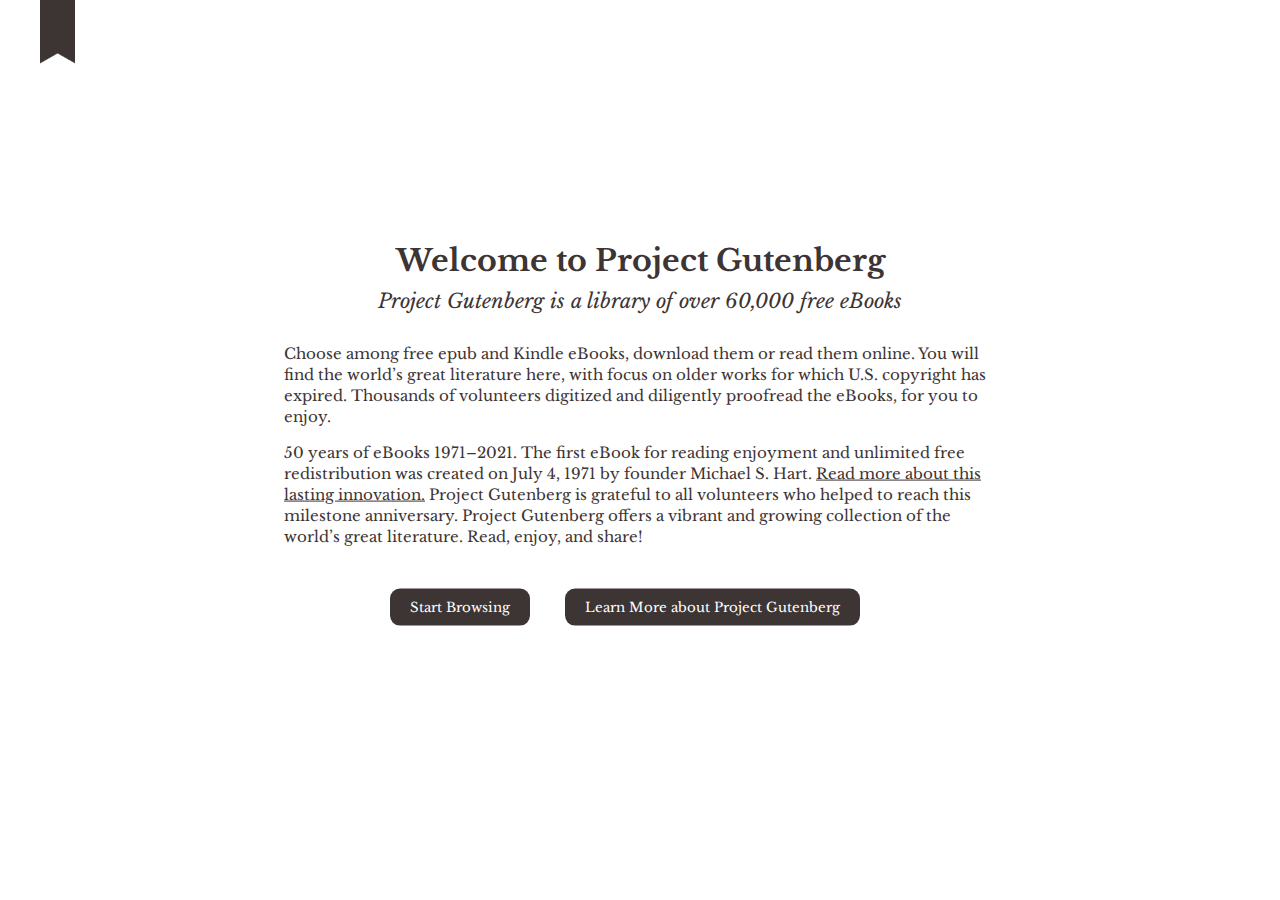
<file: index.html>
<html lang="en">
<head>
    <meta charset="UTF-8">
    <meta http-equiv="X-UA-Compatible" content="IE=edge">
    <meta name="viewport" content="width=device-width, initial-scale=1.0">
    <title>PG Redesign - Home</title>
    <link rel="stylesheet" type="text/css" href="style.css">
    <link rel="preconnect" href="https://fonts.googleapis.com">
    <link rel="preconnect" href="https://fonts.gstatic.com" crossorigin>
    <link href="https://fonts.googleapis.com/css2?family=Libre+Baskerville:ital,wght@0,400;0,700;1,400&display=swap" rel="stylesheet">  
</head>
<body>
    <nav>
        
        
        <div class="nav-bar">

            <div class="marker-container">
                <img class="page-marker" src="images/pagemarker-05.png">
            </div>
             
            <a href="index.html"><div id="logo">Project Gutenberg</div></a>

            <ul id = "nav-list">
                <a href="bookshelves.html"><li>Bookshelves</li></a>
                <li id="about">About</li>
                <div id="about-content">
                    <li>Collection Development</li>
                    <li>Contact Us</li>
                    <li>History & Philosophy</li>
                    <li>Permissions & Licence</li>
                </div>
                <li>FAQ</li> 
                <a href="pride-and-prejudice.html"><li>Your Lists</li> </a>
                <li>Donate</li>
                <input type="text" name="search" placeholder="What can we help you find?" class="search-field">
                <li class="search-button"><img class="search-icon" src="images/search-icon.svg"></li>
            </ul>
            
        </div>
    </nav>

    <div class="grid-wrapper">

        <div class="main-text">
            <h1>Welcome to Project Gutenberg</h1>
            <h2>Project Gutenberg is a library of over 60,000 free eBooks</h2>
            <p>Choose among free epub and Kindle eBooks, download them or read them online. You will find the world’s great literature here, with focus on older works for which U.S. copyright has expired. Thousands of volunteers digitized and diligently proofread the eBooks, for you to enjoy.</p>
            <p>50 years of eBooks 1971&ndash;2021. The first eBook for reading enjoyment and unlimited free redistribution was created on July 4, 1971 by founder Michael S. Hart. <a href="https://www.gutenberg.org/about/background/50years.html">Read more about this lasting innovation.</a> Project Gutenberg is grateful to all volunteers who helped to reach this milestone anniversary. Project Gutenberg offers a vibrant and growing collection of the world’s great literature. Read, enjoy, and share!</p>
    
            <a href="bookshelves.html"><button>Start Browsing</button></a>
            <a href="https://www.gutenberg.org/about/background/" target="_blank"><button>Learn More about Project Gutenberg</button></a>
    
        </div>
    

    </div>
    

<script src="https://code.jquery.com/jquery-3.6.0.min.js" integrity="sha256-/xUj+3OJU5yExlq6GSYGSHk7tPXikynS7ogEvDej/m4=" crossorigin="anonymous"></script>
<script src="script.js"></script>

</body>
</html>

<!-- References 

CSS Selector Syntax
    https://www.w3schools.com/cssref/css_selectors.asp

Expandable Search Bar
    https://www.w3schools.com/howto/howto_css_animated_search.asp

drop down menu
    https://www.w3schools.com/css/css_dropdowns.asp

Selecting scroll event in JQuery
    https://stackoverflow.com/questions/20737937/detect-if-a-scroll-event-is-triggered-manually-in-jquery

CSS Variables
    https://developer.mozilla.org/en-US/docs/Web/CSS/Using_CSS_custom_properties

CSS clamp for variable line height based on viewport
    https://developer.mozilla.org/en-US/docs/Web/CSS/clamp()

CSS Grids
    https://css-tricks.com/snippets/css/complete-guide-grid/
    https://www.codecademy.com/learn/learn-intermediate-css/modules/learn-css-grid/cheatsheet
    https://developer.mozilla.org/en-US/docs/Web/CSS/CSS_Grid_Layout/Subgrid

CSS Flexbot
    https://developer.mozilla.org/en-US/docs/Web/CSS/CSS_Flexible_Box_Layout/Basic_Concepts_of_Flexbox
    https://developer.mozilla.org/en-US/docs/Web/CSS/flex

Sticky Elements
    https://elad.medium.com/css-position-sticky-how-it-really-works-54cd01dc2d46
    https://stackoverflow.com/questions/46655386/when-css-position-sticky-stops-sticking

jQuery
    https://www.w3schools.com/jquery/jquery_css.asp














-->
</file>
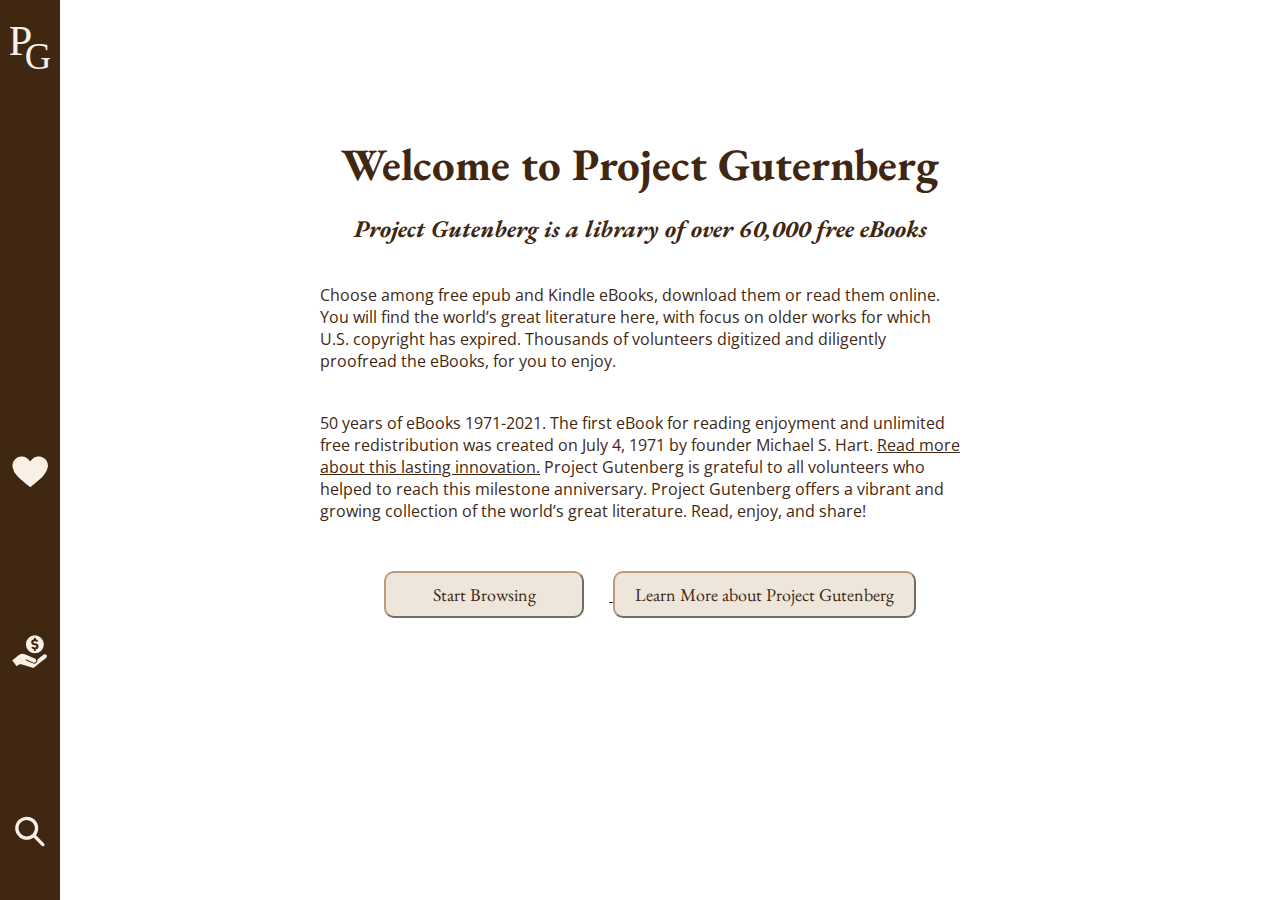
<file: OLD/index.html>
<html lang="en">
<head>
    <meta charset="UTF-8">
    <meta http-equiv="X-UA-Compatible" content="IE=edge">
    <meta name="viewport" content="width=device-width, initial-scale=1.0">
    <title>Project Gutenburg Redesign</title>
    <link rel="stylesheet" type="text/css" href="style.css">
    <link rel="preconnect" href="https://fonts.googleapis.com">
    <link rel="preconnect" href="https://fonts.gstatic.com" crossorigin>
    <link href="https://fonts.googleapis.com/css2?family=EB+Garamond:ital@0;1&family=Open+Sans:wght@300;400;800&display=swap" rel="stylesheet">
</head>
<body>
    <nav>
        <a href="index.html"><img src="images/logo-icon-linen.svg" class="logo"></a>
        <img src="images/heart-icon-linen.svg" class="heart-icon">
        <img src="images/donate-icon-linen.svg" class="donate-icon">
        <img src ="images/search-icon-linen.svg" class="search-icon">
        <ul class=sidebar>
            <a href="bookshelves.html"><li>Browse Bookshelves</li> </a>
            <li class=" side-li about">About</li><br>
            <h5>Collection Development</h5>
            <h5>Contact Us</h5>
            <h5>History & Philosophy</h5>
            <h5>Permissions & Licence</h5>
            <li class="side-li">FAQ</li> 
            <li class="side-li">Your Favourites</li> 
            <li class="side-li">Donate</li>
        </ul>
        
    </nav>

    
        <h1>Welcome to Project Guternberg</h1>
        <h2>Project Gutenberg is a library of over 60,000 free eBooks</h2>
        <h6>Choose among free epub and Kindle eBooks, download them or read them online. You will find the world’s great literature here, with focus on older works for which U.S. copyright has expired. Thousands of volunteers digitized and diligently proofread the eBooks, for you to enjoy.</h6>
        <h6>50 years of eBooks 1971-2021. The first eBook for reading enjoyment and unlimited free redistribution was created on July 4, 1971 by founder Michael S. Hart. <a href="https://www.gutenberg.org/about/background/50years.html">Read more about this lasting innovation.</a> Project Gutenberg is grateful to all volunteers who helped to reach this milestone anniversary. Project Gutenberg offers a vibrant and growing collection of the world’s great literature. Read, enjoy, and share!</h6>
    
        <a href="bookshelves.html">
            <button class="button-1">Start Browsing</button>
        </a>
        <a href="https://www.gutenberg.org/about/background/"><button class= "button-2">Learn More about Project Gutenberg</button></a>
    
    
    <script src="https://ajax.googleapis.com/ajax/libs/jquery/3.6.0/jquery.min.js"></script>
    <script src="script.js"></script>
</body>
</html>
</file>
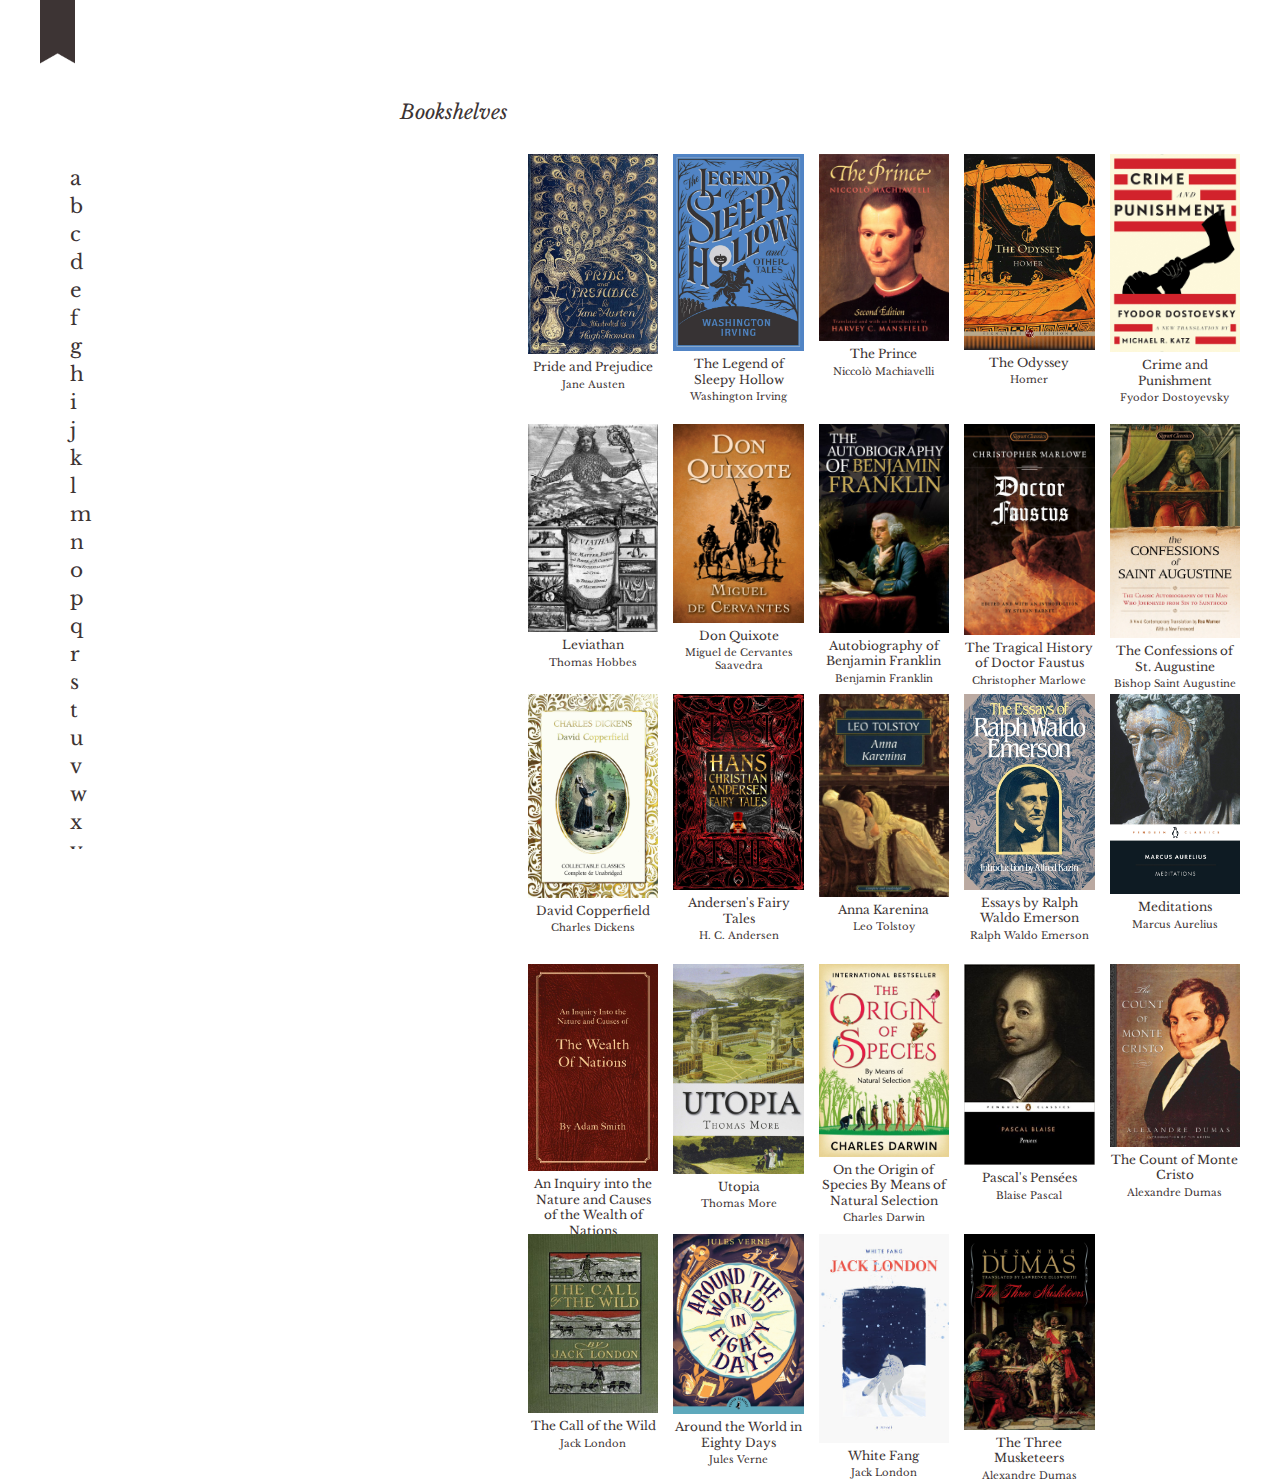
<file: bookshelves.html>
<html lang="en">
<head>
    <meta charset="UTF-8">
    <meta http-equiv="X-UA-Compatible" content="IE=edge">
    <meta name="viewport" content="width=device-width, initial-scale=1.0">
    <title>PG Redesign - Home</title>
    <link rel="stylesheet" type="text/css" href="style.css">
    <link rel="preconnect" href="https://fonts.googleapis.com">
    <link rel="preconnect" href="https://fonts.gstatic.com" crossorigin>
    <link href="https://fonts.googleapis.com/css2?family=Libre+Baskerville:ital,wght@0,400;0,700;1,400&display=swap" rel="stylesheet">  
</head>
<body>
    <nav>
        
        
        <div class="nav-bar">

            <div class="marker-container">
                <img class="page-marker" src="images/pagemarker-05.png">
            </div>
             
            <a href="index.html"><div id="logo">Project Gutenberg</div></a>

            <ul id = "nav-list">
                <a href="bookshelves.html"><li>Bookshelves</li></a>
                <li id="about">About</li>
                <div id="about-content">
                    <li>Collection Development</li>
                    <li>Contact Us</li>
                    <li>History & Philosophy</li>
                    <li>Permissions & Licence</li>
                </div>
                <li>FAQ</li> 
                <a href="pride-and-prejudice.html"><li>Your Lists</li> </a>
                <li>Donate</li>
                <input type="text" name="search" placeholder="What can we help you find?" class="search-field">
                <li class="search-button"><img class="search-icon" src="images/search-icon.svg"></li>            </ul>
            
        </div>
    </nav>

    <div class="grid-wrapper">

        
    <h2 class="subhead">Bookshelves</h2>
    <div class="shelf-list">
        <p class= "letter A">A</p>
        <ul class="list">
            <li class="category adventure">Adventure</li>
            <li class="category">Africa</li>
            <li class="category">African American Writers</li>
            <li class="category">Ainslee's</li>
            <li class="category">American Revolutionary War</li>
            <li class="category">Anarchism</li>
            <li class="category">Animal</li>
            <li class="category">Animals-Domestic</li>
            <li class="category">Animals-Wild-Birds</li>
            <li class="category">Animals-Wild-Insects</li>
            <li class="category">Animals-Wild-Mammals</li>
            <li class="category">Animals-Wild-Reptiles and Amphibians</li>
            <li class="category">Animals-Wild-Trapping</li>
            <li class="category">Animals-Wild</li>
            <li class="category">Anthropology</li>
            <li class="category">Archaeology</li>
            <li class="category">Architecture</li>
            <li class="category">Argentina</li>
            <li class="category">Armour's Monthly Cook Book</li>
            <li class="category">Art</li>
            <li class="category">Arthurian Legends</li>
            <li class="category">Astounding Stories</li>
            <li class="category">Astronomy</li>
            <li class="category">Atheism</li>
            <li class="category">Australia</li>
        </ul>

        <p class= "letter B">B</p>
        <ul class="list">
            <li class="category">Bahá'í Faith</li>
            <li class="category">Banned Books List from the American Library Association</li>
            <li class="category">Banned Books from Anne Haight's list</li>
            <li class="category">Barnavännen</li>
            <li class="category">Bestsellers, American, 1895-1923</li>
            <li class="category">Best Books Ever Listings</li>
            <li class="category">Bibliomania</li>
            <li class="category">Biographies</li>
            <li class="category">Biology</li>
            <li class="category">Bird-Lore</li>
            <li class="category">Birds, Illustrated by Color Photography</li>
            <li class="category">Blackwood's Edinburgh Magazine</li>
            <li class="category">Boer War</li>
            <li class="category">Botany</li>
            <li class="category">British Law</li>
            <li class="category">Buchanan's Journal of Man</li>
            <li class="category">Buddhism</li>
            <li class="category">Bulgaria</li>
            <li class="category">Bulletin de Lille</li>
        </ul>


        <p class= "letter C">C</p>
        <ul class="list">
            <li class="category">Canada Bookshelf</li>
            <li class="category">Children's Bookshelf</li>
            <li class="category">Classics Bookshelf</li>
            <li class="category">Countries Bookshelf</li>
            <li class="category">Crime Bookshelf</li>
        </ul>

        <p class= "letter D">D</p>
        <ul class="list">
            <li class="category">DE Drama</li>
            <li class="category">DE Kinderbuch</li>
            <li class="category">DE Lyrik</li>
            <li class="category">DE Prosa</li>
            <li class="category">DE Sachbuch</li>
            <li class="category">Detective Fiction</li>
            <li class="category">Dew Drops</li>
            <li class="category">De Aarde en haar Volken</li>
            <li class="category">Donahoe's Magazine</li>
        </ul>

        
        <p class= "letter E">E</p>
        <ul class="list">
            <li class="category">Early English Text Society</li>
            <li class="category">Ecology</li>
            <li class="category">Education</li>
            <li class="category">Egypt</li>
            <li class="category">Engineering</li>
            <li class="category">English Civil War</li>
            <li class="category">Erotic Fiction</li>
            <li class="category">Esperanto</li>
        </ul>

        <p class= "letter F">F</p>
        <ul class="list">
            <li class="category">Fiction</li>
            <li class="category">Fine Arts</li>
            <li class="category">Famous Scots Series</li>
            <li class="category">Fantasy</li>
            <li class="category">Folklore</li>
            <li class="category">Forestry</li>
            <li class="category">France</li>
        </ul>

        <p class= "letter G">G</p>
        <ul class="list">
            <li class="category">Garden and Forest</li>
            <li class="category">General Fiction</li>
            <li class="category">Geology</li>
            <li class="category">Germany</li>
            <li class="category">German Language Books</li>
            <li class="category">Godey's Lady's Book</li>
            <li class="category">Golden Days for Boys and Girls</li>
            <li class="category">Gothic Fiction</li>
            <li class="category">Graham's Magazine</li>
            <li class="category">Greece</li>
        </ul>

        <p class= "letter H">H</p>
        <p class= "letter I">I</p>
        <p class= "letter J">J</p>
        <ul class="list">
            <li class="category">Judaism</li>
            <li class="category">Journal of Entomology and Zoology</li>
        </ul>
        <p class= "letter K">K</p>
        <p class= "letter L">L</p>
        <ul class="list">
            <li class="category">L'Illustration</li>
            <li class="category">Language Education</li>
            <li class="category">Latter Day Saints</li>
            <li class="category">Lippincott's Magazine</li>
            <li class="category">Little Folks</li>
            <li class="category">London Medical Gazette</li>
            <li class="category">Love</li>
        </ul>

        <p class= "letter M">M</p>
        <p class= "letter N">N</p>
        <p class= "letter O">O</p>
        <ul class="list">
            <li class="category">One Act Plays</li>
            <li class="category">Opera</li>
            <li class="category">Our Young Folks</li>
        </ul>

        <p class= "letter P">P</p>
        <p class= "letter Q">Q</p>
        <p class= "letter R">R</p>
        <ul class="list">
            <li class="category">Racism</li>
            <li class="category">Reference</li>
            <li class="category">Romantic Fiction</li>
        </ul>

        <p class= "letter S">S</p>
        <p class= "letter T">T</p>
        <p class= "letter U">U</p>
        <ul class="list">
            <li class="category">US Civil War</li>
            <li class="category">United Kingdom</li>
            <li class="category">United States</li>
            <li class="category">United States Law</li>
        </ul>

        <p class= "letter V">V</p>
        <p class= "letter W">W</p>
        <ul class="list">
            <li class="category">Western</li>
            <li class="category">Witchcraft</li>
            <li class="category">Women's Travel Journals</li>
            <li class="category">Woodwork</li>
            <li class="category">World War I</li>
            <li class="category">World War II</li>
        </ul>

        <p class= "letter X">X</p>
        <p class= "letter Y">Y</p>
        <p class= "letter Z">Z</p>
        <ul class="list">
            <li class="category">Zoology</li>
            
        </ul>

    </div>
    <div class="books-container">

        
        <div class="book-wrap">
            <a href="pride-and-prejudice.html" target="blank">
            <img class="book" src="images/book-covers/cover01-pride.jpeg">
            <h4>Pride and Prejudice</h4>
            <h5>Jane Austen</h5>  
            </a>     
        </div>
        
        <div class="book-wrap">
            <img class="book" src="images/book-covers/cover02-sleepy.jpeg">
            <h4>The Legend of Sleepy Hollow</h4>
            <h5>Washington Irving</h5>       
        </div>
        <div class="book-wrap">
            <img class="book" src="images/book-covers/cover03-prince.jpeg">
            <h4>The Prince</h4>
            <h5>Niccolò Machiavelli</h5>       
        </div>
        <div class="book-wrap">
            <img class="book" src="images/book-covers/cover04-odyssey.jpeg">
            <h4>The Odyssey</h4>
            <h5>Homer</h5>       
        </div>
        <div class="book-wrap">
            <img class="book" src="images/book-covers/cover05-crime.jpeg">
            <h4>Crime and Punishment</h4>
            <h5>Fyodor Dostoyevsky</h5>       
        </div>
        <div class="book-wrap">
            <img class="book" src="images/book-covers/cover06-leviathan.jpeg">
            <h4>Leviathan</h4>
            <h5>Thomas Hobbes</h5>       
        </div>
        <div class="book-wrap">
            <img class="book" src="images/book-covers/cover07-don.jpeg">
            <h4>Don Quixote</h4>
            <h5>Miguel de Cervantes Saavedra</h5>       
        </div>
        <div class="book-wrap">
            <img class="book" src="images/book-covers/cover08-benfranklin.jpeg">
            <h4>Autobiography of Benjamin Franklin</h4>
            <h5>Benjamin Franklin</h5>       
        </div>
        <div class="book-wrap">
            <img class="book" src="images/book-covers/cover09-doctor.jpeg">
            <h4>The Tragical History of Doctor Faustus</h4>
            <h5>Christopher Marlowe</h5>       
        </div>
        <div class="book-wrap">
            <img class="book" src="images/book-covers/cover10-confession.jpeg">
            <h4>The Confessions of St. Augustine</h4>
            <h5>Bishop Saint Augustine</h5>       
        </div>
        <div class="book-wrap">
            <img class="book" src="images/book-covers/cover11-copperfield.jpeg">
            <h4>David Copperfield</h4>
            <h5>Charles Dickens</h5>       
        </div>
        <div class="book-wrap">
            <img class="book" src="images/book-covers/cover12-hans.jpeg">
            <h4>Andersen's Fairy Tales</h4>
            <h5>H. C. Andersen</h5>       
        </div>
        <div class="book-wrap">
            <img class="book" src="images/book-covers/cover13-karenina.jpeg">
            <h4>Anna Karenina</h4>
            <h5>Leo Tolstoy</h5>       
        </div>
        <div class="book-wrap">
            <img class="book" src="images/book-covers/cover14-ralph.jpeg">
            <h4>Essays by Ralph Waldo Emerson</h4>
            <h5>Ralph Waldo Emerson</h5>       
        </div>
        <div class="book-wrap">
            <img class="book" src="images/book-covers/cover15-meditations.jpeg">
            <h4>Meditations</h4>
            <h5>Marcus Aurelius</h5>       
        </div>
        <div class="book-wrap">
            <img class="book" src="images/book-covers/cover16-inquirywealth.jpeg">
            <h4>An Inquiry into the Nature and Causes of the Wealth of Nations</h4>
            <h5>Adam Smith</h5>       
        </div>
        <div class="book-wrap">
            <img class="book" src="images/book-covers/cover17-utopia.jpeg">
            <h4>Utopia</h4>
            <h5>Thomas More</h5>       
        </div>
        <div class="book-wrap">
            <img class="book" src="images/book-covers/cover18-originspecies.jpeg">
            <h4>On the Origin of Species By Means of Natural Selection</h4>
            <h5>Charles Darwin</h5>       
        </div>
        <div class="book-wrap">
            <img class="book" src="images/book-covers/cover19-pensees.jpeg">
            <h4>Pascal's Pensées</h4>
            <h5>Blaise Pascal</h5>       
        </div>
        <div class="book-wrap adventure">
            <img class="book" src="images/book-covers/adventure01-montecris.jpeg">
            <h4>The Count of Monte Cristo</h4>
            <h5>Alexandre Dumas</h5>       
        </div>
        <div class="book-wrap adventure">
            <img class="book" src="images/book-covers/adventure02-callwind.jpeg">
            <h4>The Call of the Wild</h4>
            <h5>Jack London</h5>       
        </div>
        <div class="book-wrap adventure">
            <img class="book" src="images/book-covers/adventure03-aroundworld.jpeg">
            <h4>Around the World in Eighty Days</h4>
            <h5>Jules Verne</h5>       
        </div>
        <div class="book-wrap adventure">
            <img class="book" src="images/book-covers/adventure04-fang.jpeg">
            <h4>White Fang</h4>
            <h5>Jack London</h5>       
        </div>
        <div class="book-wrap adventure">
            <img class="book" src="images/book-covers/adventure05-musketeers.jpeg">
            <h4>The Three Musketeers</h4>
            <h5>Alexandre Dumas</h5>       
        </div>

    </div>

    </div>
    

<script src="https://code.jquery.com/jquery-3.6.0.min.js" integrity="sha256-/xUj+3OJU5yExlq6GSYGSHk7tPXikynS7ogEvDej/m4=" crossorigin="anonymous"></script>
<script src="script.js"></script>

</body>
</html>
</file>
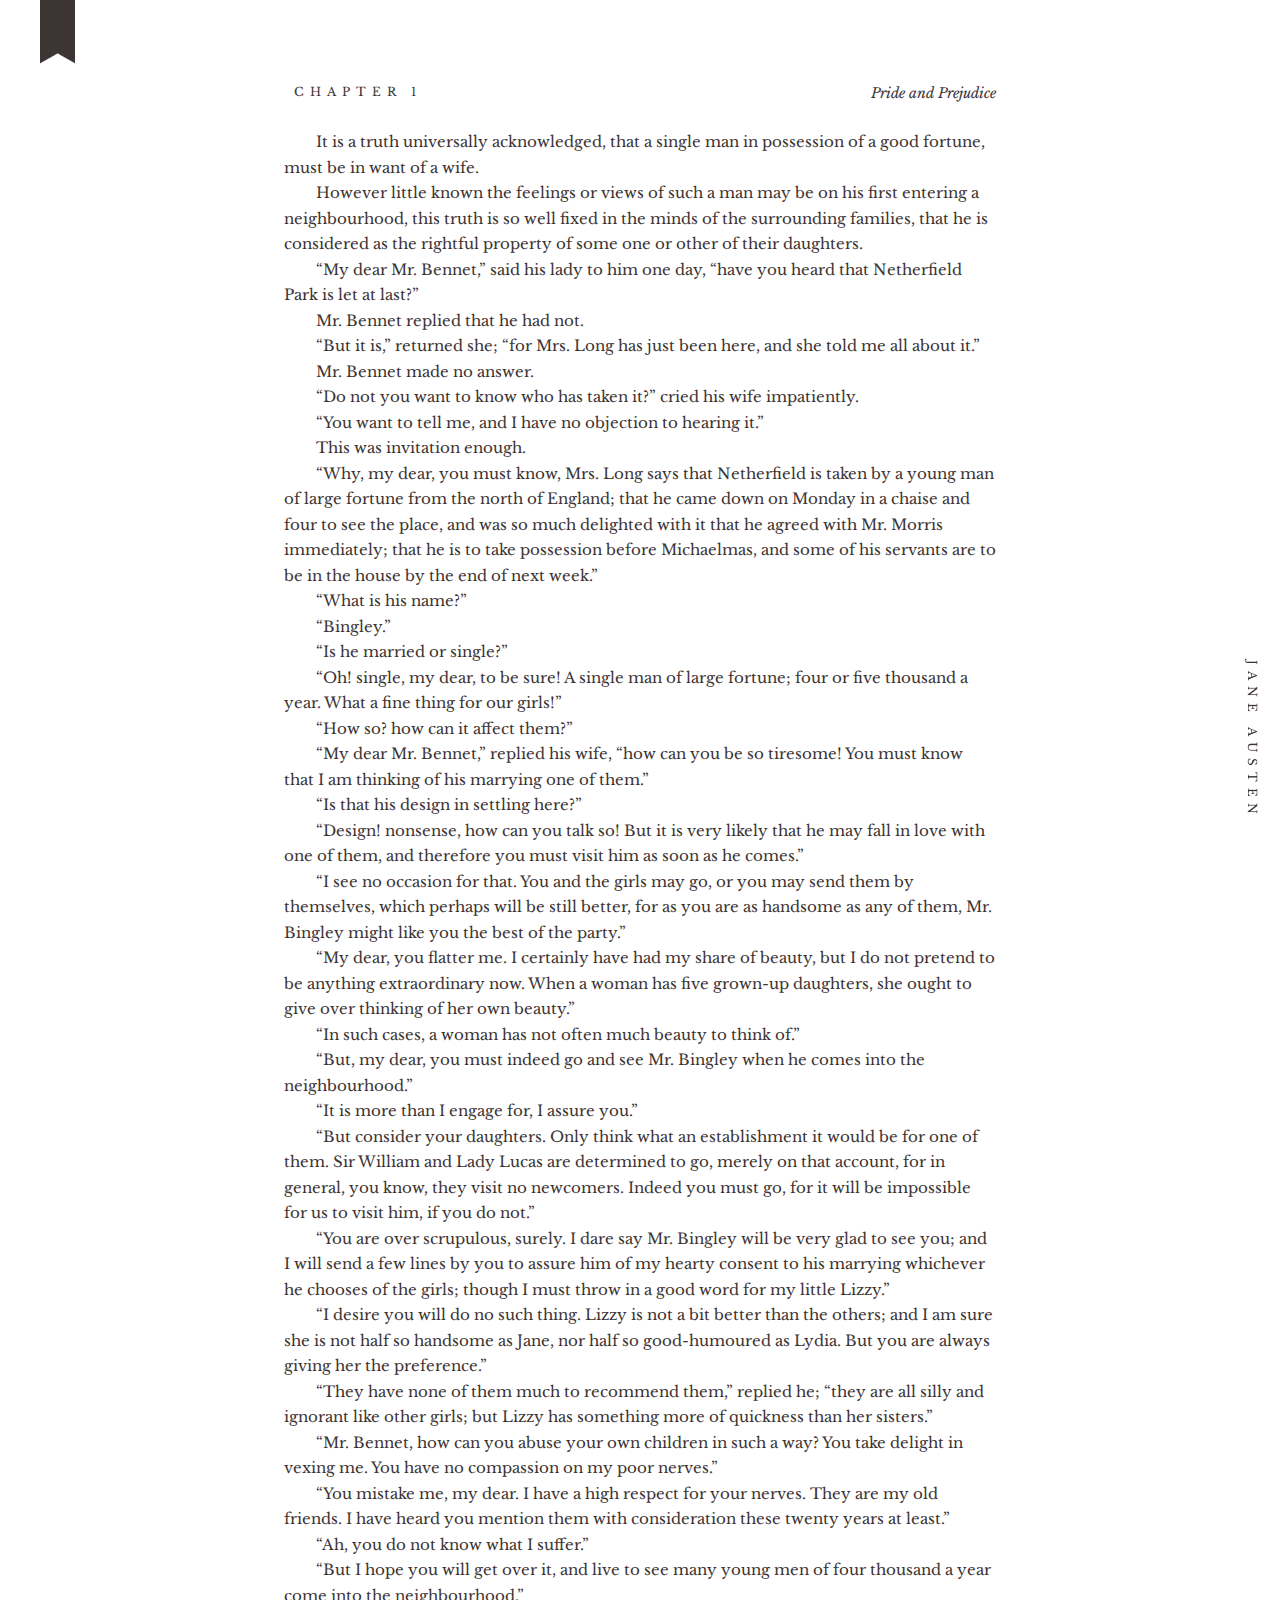
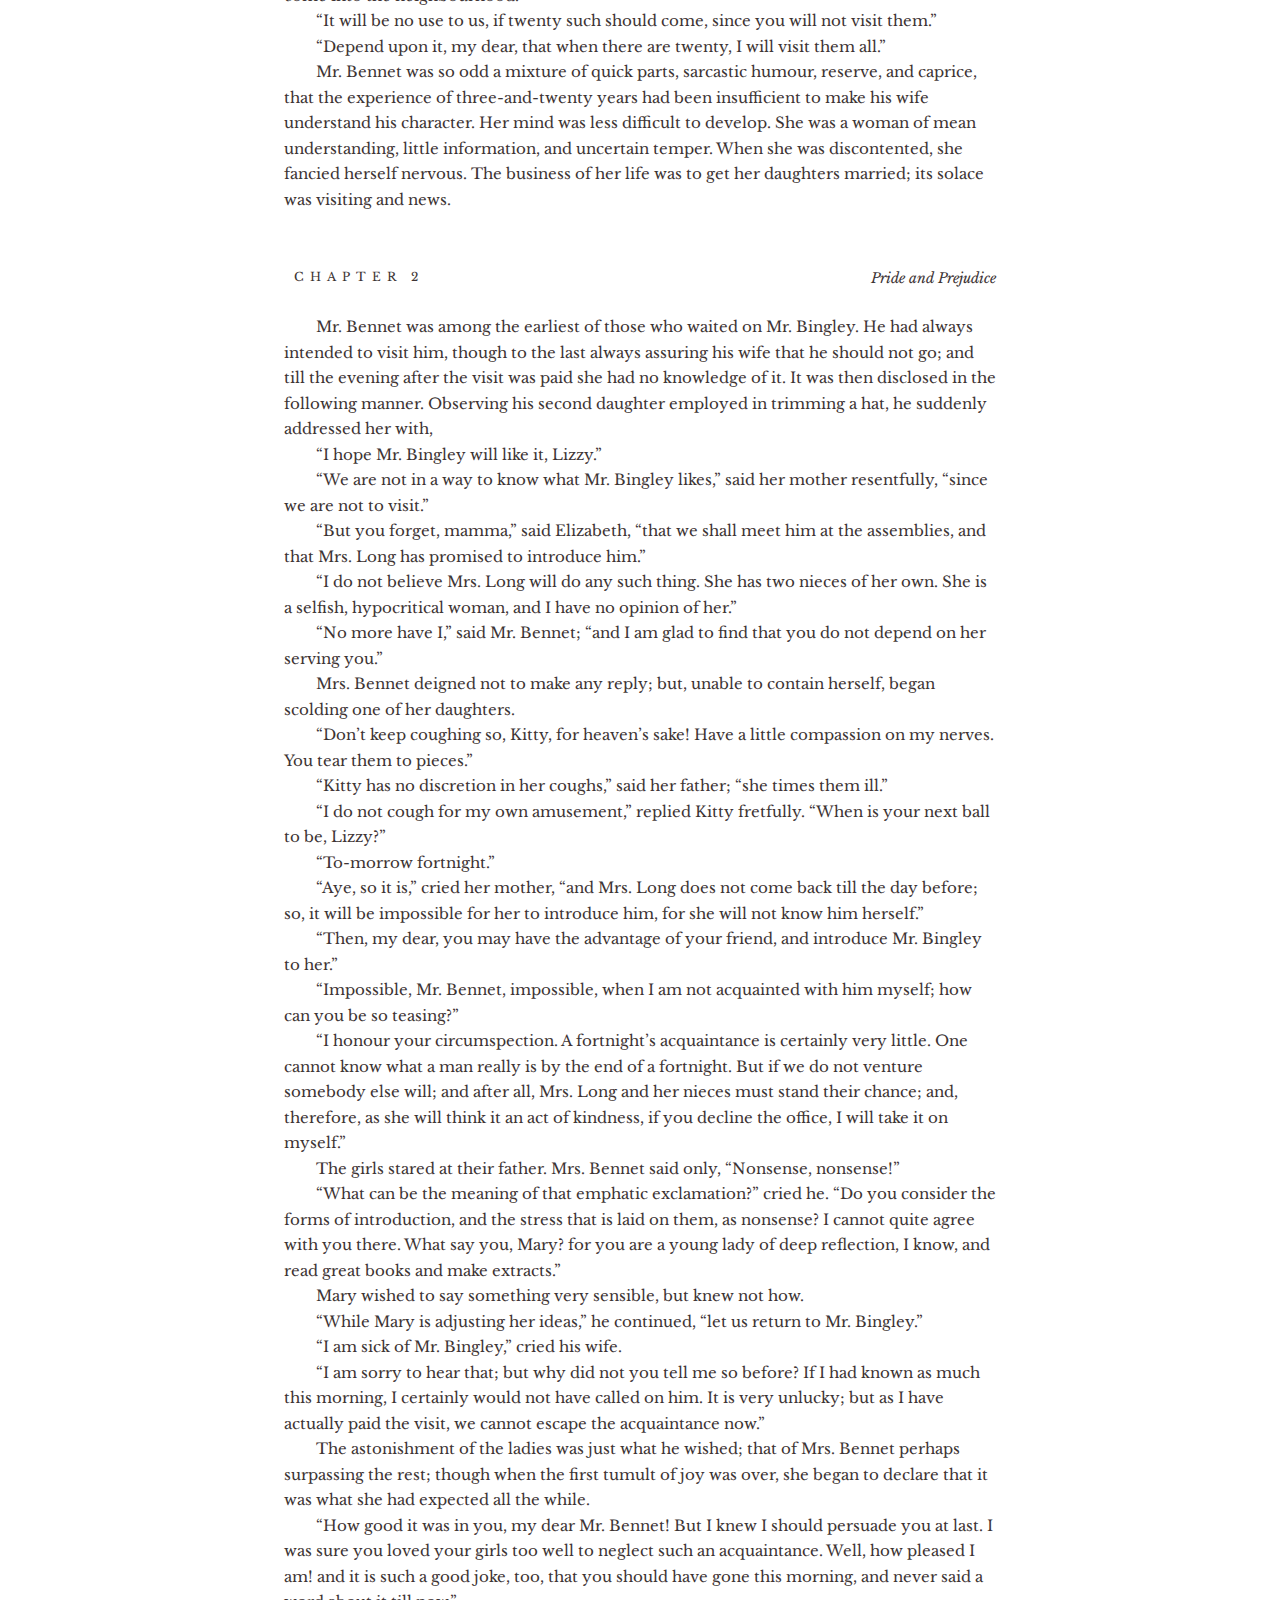
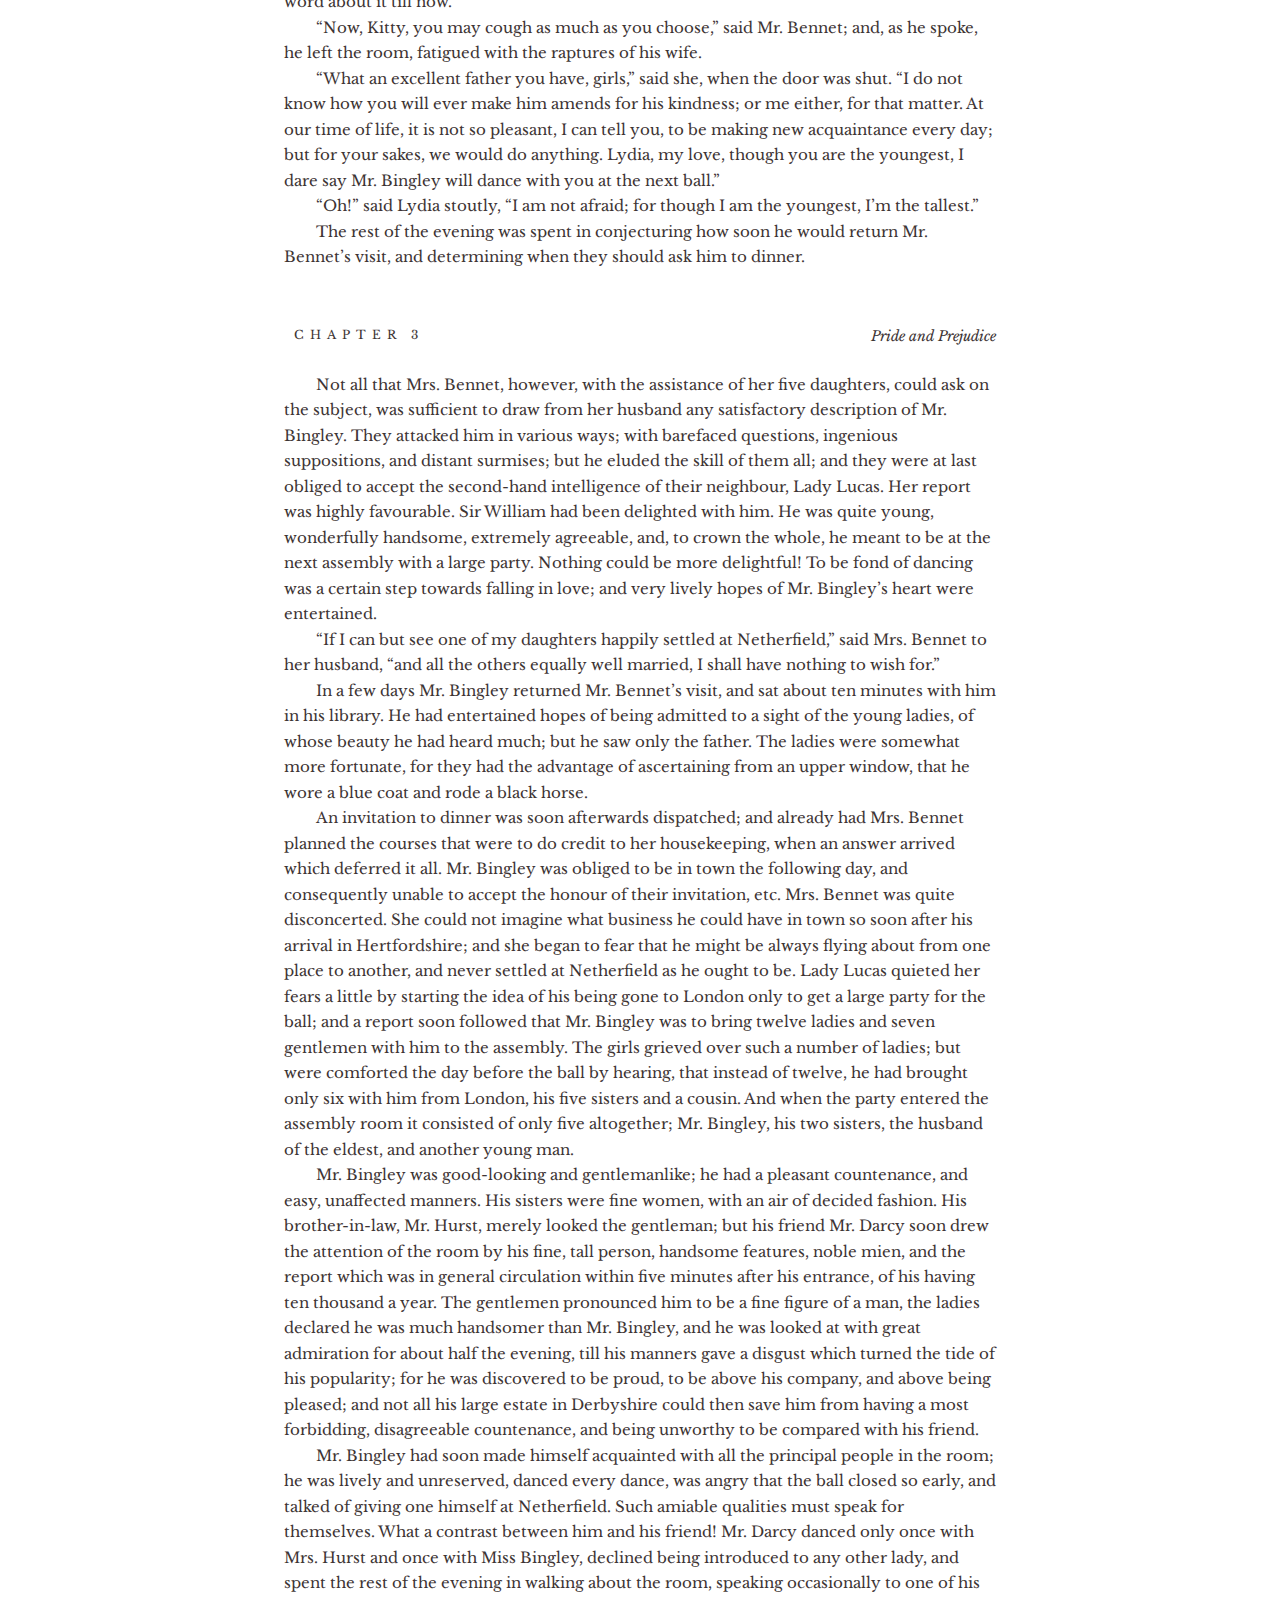
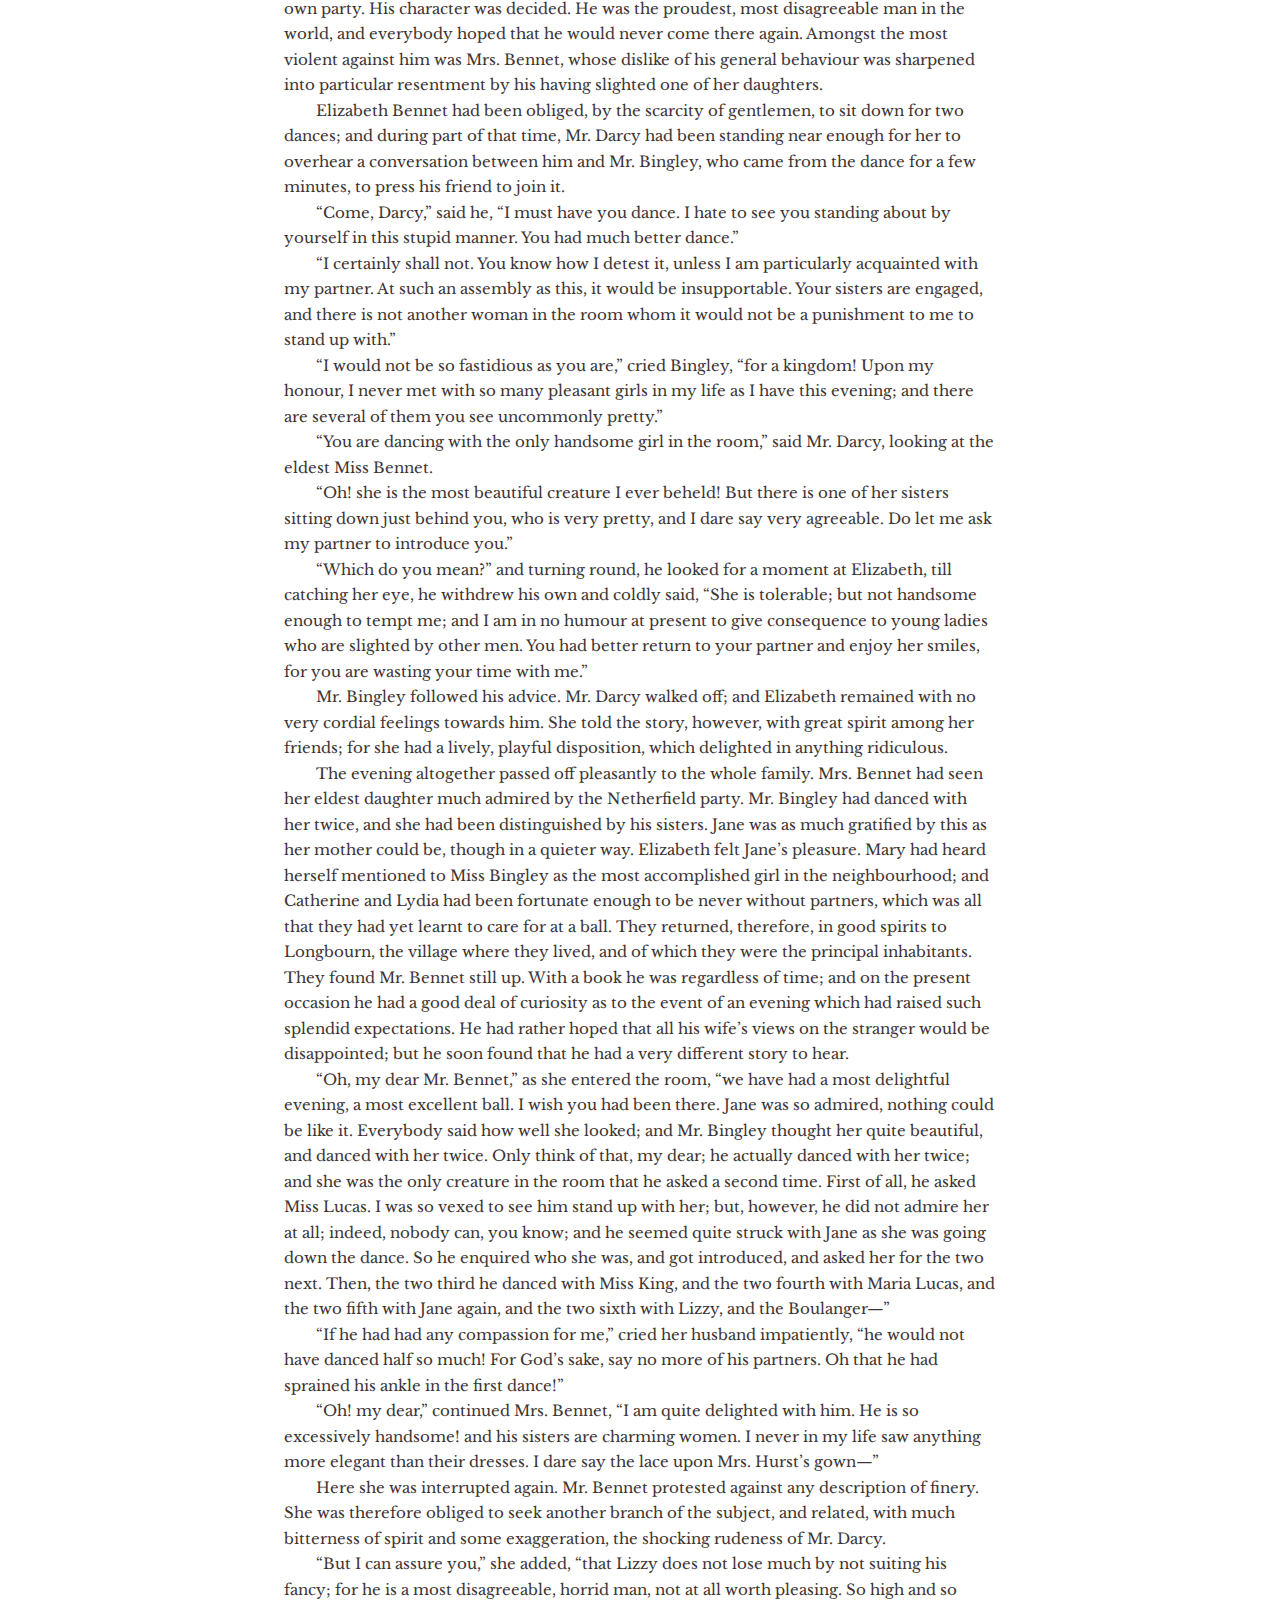
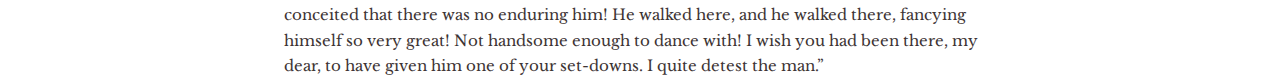
<file: pride-and-prejudice.html>
<html lang="en">
<head>
    <meta charset="UTF-8">
    <meta http-equiv="X-UA-Compatible" content="IE=edge">
    <meta name="viewport" content="width=device-width, initial-scale=1.0">
    <title>Pride and Prejudice</title>
    <link rel="stylesheet" type="text/css" href="style.css">
    <link rel="preconnect" href="https://fonts.googleapis.com">
    <link rel="preconnect" href="https://fonts.gstatic.com" crossorigin>
    <link href="https://fonts.googleapis.com/css2?family=Libre+Baskerville:ital,wght@0,400;0,700;1,400&display=swap" rel="stylesheet">  
</head>
<body>
    <nav>
        
        
        <div class="nav-bar">

            <div class="marker-container">
                <img class="page-marker" src="images/pagemarker-05.png">
            </div>
             
            <a href="index.html"><div id="logo">Project Gutenberg</div></a>

            <ul id = "nav-list">
                <a href="bookshelves.html"><li>Bookshelves</li></a>
                <li id="about">About</li>
                <div id="about-content">
                    <li>Collection Development</li>
                    <li>Contact Us</li>
                    <li>History & Philosophy</li>
                    <li>Permissions & Licence</li>
                </div>
                <li>FAQ</li> 
                <li>Your Lists</li> 
                <li>Donate</li>
                <input type="text" name="search" placeholder="What can we help you find?" class="search-field">
                <li class="search-button"><img class="search-icon" src="images/search-icon.svg"></li>
            </ul>
            
        </div>
    </nav>

    <div class="grid-wrapper">
        <div class="author-container">
            <div class="author">Jane Austen</div>
        </div>

        <div class="long-reading">

            <div class="sticky">
                <h3 class="chapter">Chapter 1</h3>
                <h3 class="title">Pride and Prejudice</h3>
            </div>
            <p>It is a truth universally acknowledged, that a single man in possession of a good fortune, must be in want of a wife.</p>

            <p>However little known the feelings or views of such a man may be on his first entering a neighbourhood, this truth is so well fixed in the minds of the surrounding families, that he is considered as the rightful property of some one or other of their daughters.</p>

            <p>“My dear Mr. Bennet,” said his lady to him one day, “have you heard that Netherfield Park is let at last?”</p>

            <p>Mr. Bennet replied that he had not.</p>

            <p>“But it is,” returned she; “for Mrs. Long has just been here, and she told me all about it.”</p>

            <p>Mr. Bennet made no answer.</p>

            <p>“Do not you want to know who has taken it?” cried his wife impatiently.</p>

            <p>“You want to tell me, and I have no objection to hearing it.”</p>

            <p>This was invitation enough.</p>

            <p>“Why, my dear, you must know, Mrs. Long says that Netherfield is taken by a young man of large fortune from the north of England; that he came down on Monday in a chaise and four to see the place, and was so much delighted with it that he agreed with Mr. Morris immediately; that he is to take possession before Michaelmas, and some of his servants are to be in the house by the end of next week.”</p>

            <p>“What is his name?”</p>

            <p>“Bingley.”</p>

            <p>“Is he married or single?”</p>

            <p>“Oh! single, my dear, to be sure! A single man of large fortune; four or five thousand a year. What a fine thing for our girls!”</p>

            <p>“How so? how can it affect them?”</p>

            <p>“My dear Mr. Bennet,” replied his wife, “how can you be so tiresome! You must know that I am thinking of his marrying one of them.”</p>

            <p>“Is that his design in settling here?”</p>

            <p>“Design! nonsense, how can you talk so! But it is very likely that he may fall in love with one of them, and therefore you must visit him as soon as he comes.”</p>

            <p>“I see no occasion for that. You and the girls may go, or you may send them by themselves, which perhaps will be still better, for as you are as handsome as any of them, Mr. Bingley might like you the best of the party.”</p>

            <p>“My dear, you flatter me. I certainly have had my share of beauty, but I do not pretend to be anything extraordinary now. When a woman has five grown-up daughters, she ought to give over thinking of her own beauty.”</p>

            <p>“In such cases, a woman has not often much beauty to think of.”</p>

            <p>“But, my dear, you must indeed go and see Mr. Bingley when he comes into the neighbourhood.”</p>

            <p>“It is more than I engage for, I assure you.”</p>

            <p>“But consider your daughters. Only think what an establishment it would be for one of them. Sir William and Lady Lucas are determined to go, merely on that account, for in general, you know, they visit no newcomers. Indeed you must go, for it will be impossible for us to visit him, if you do not.”</p>

            <p>“You are over scrupulous, surely. I dare say Mr. Bingley will be very glad to see you; and I will send a few lines by you to assure him of my hearty consent to his marrying whichever he chooses of the girls; though I must throw in a good word for my little Lizzy.”</p>

            <p>“I desire you will do no such thing. Lizzy is not a bit better than the others; and I am sure she is not half so handsome as Jane, nor half so good-humoured as Lydia. But you are always giving her the preference.”</p>

            <p>“They have none of them much to recommend them,” replied he; “they are all silly and ignorant like other girls; but Lizzy has something more of quickness than her sisters.”</p>

            <p>“Mr. Bennet, how can you abuse your own children in such a way? You take delight in vexing me. You have no compassion on my poor nerves.”</p>

            <p>“You mistake me, my dear. I have a high respect for your nerves. They are my old friends. I have heard you mention them with consideration these twenty years at least.”</p>

            <p>“Ah, you do not know what I suffer.”</p>

            <p>“But I hope you will get over it, and live to see many young men of four thousand a year come into the neighbourhood.”</p>

            <p>“It will be no use to us, if twenty such should come, since you will not visit them.”</p>

            <p>“Depend upon it, my dear, that when there are twenty, I will visit them all.”</p>

            <p>Mr. Bennet was so odd a mixture of quick parts, sarcastic humour, reserve, and caprice, that the experience of three-and-twenty years had been insufficient to make his wife understand his character. Her mind was less difficult to develop. She was a woman of mean understanding, little information, and uncertain temper. When she was discontented, she fancied herself nervous. The business of her life was to get her daughters married; its solace was visiting and news.</p>
            <div class="sticky">
                <h3 class="chapter">Chapter 2</h3>
                <h3 class="title">Pride and Prejudice</h3>
            </div>
            <p>Mr. Bennet was among the earliest of those who waited on Mr. Bingley. He had always intended to visit him, though to the last always assuring his wife that he should not go; and till the evening after the visit was paid she had no knowledge of it. It was then disclosed in the following manner. Observing his second daughter employed in trimming a hat, he suddenly addressed her with,</p>

            <p>“I hope Mr. Bingley will like it, Lizzy.”</p>

            <p>“We are not in a way to know what Mr. Bingley likes,” said her mother resentfully, “since we are not to visit.”</p>

            <p>“But you forget, mamma,” said Elizabeth, “that we shall meet him at the assemblies, and that Mrs. Long has promised to introduce him.”</p>

            <p>“I do not believe Mrs. Long will do any such thing. She has two nieces of her own. She is a selfish, hypocritical woman, and I have no opinion of her.”</p>

            <p>“No more have I,” said Mr. Bennet; “and I am glad to find that you do not depend on her serving you.”</p>

            <p>Mrs. Bennet deigned not to make any reply; but, unable to contain herself, began scolding one of her daughters.</p>

            <p>“Don’t keep coughing so, Kitty, for heaven’s sake! Have a little compassion on my nerves. You tear them to pieces.”</p>

            <p>“Kitty has no discretion in her coughs,” said her father; “she times them ill.”</p>

            <p>“I do not cough for my own amusement,” replied Kitty fretfully. “When is your next ball to be, Lizzy?”</p>

            <p>“To-morrow fortnight.”</p>

            <p>“Aye, so it is,” cried her mother, “and Mrs. Long does not come back till the day before; so, it will be impossible for her to introduce him, for she will not know him herself.”</p>

            <p>“Then, my dear, you may have the advantage of your friend, and introduce Mr. Bingley to her.”</p>

            <p>“Impossible, Mr. Bennet, impossible, when I am not acquainted with him myself; how can you be so teasing?”</p>

            <p>“I honour your circumspection. A fortnight’s acquaintance is certainly very little. One cannot know what a man really is by the end of a fortnight. But if we do not venture somebody else will; and after all, Mrs. Long and her nieces must stand their chance; and, therefore, as she will think it an act of kindness, if you decline the office, I will take it on myself.”</p>

            <p>The girls stared at their father. Mrs. Bennet said only, “Nonsense, nonsense!”</p>

            <p>“What can be the meaning of that emphatic exclamation?” cried he. “Do you consider the forms of introduction, and the stress that is laid on them, as nonsense? I cannot quite agree with you there. What say you, Mary? for you are a young lady of deep reflection, I know, and read great books and make extracts.”</p>

            <p>Mary wished to say something very sensible, but knew not how.</p>

            <p>“While Mary is adjusting her ideas,” he continued, “let us return to Mr. Bingley.”</p>

            <p>“I am sick of Mr. Bingley,” cried his wife.</p>

            <p>“I am sorry to hear that; but why did not you tell me so before? If I had known as much this morning, I certainly would not have called on him. It is very unlucky; but as I have actually paid the visit, we cannot escape the acquaintance now.”</p>

            <p>The astonishment of the ladies was just what he wished; that of Mrs. Bennet perhaps surpassing the rest; though when the first tumult of joy was over, she began to declare that it was what she had expected all the while.</p>

            <p>“How good it was in you, my dear Mr. Bennet! But I knew I should persuade you at last. I was sure you loved your girls too well to neglect such an acquaintance. Well, how pleased I am! and it is such a good joke, too, that you should have gone this morning, and never said a word about it till now.”</p>

            <p>“Now, Kitty, you may cough as much as you choose,” said Mr. Bennet; and, as he spoke, he left the room, fatigued with the raptures of his wife.</p>

            <p>“What an excellent father you have, girls,” said she, when the door was shut. “I do not know how you will ever make him amends for his kindness; or me either, for that matter. At our time of life, it is not so pleasant, I can tell you, to be making new acquaintance every day; but for your sakes, we would do anything. Lydia, my love, though you are the youngest, I dare say Mr. Bingley will dance with you at the next ball.”</p>

            <p>“Oh!” said Lydia stoutly, “I am not afraid; for though I am the youngest, I’m the tallest.”</p>

            <p>The rest of the evening was spent in conjecturing how soon he would return Mr. Bennet’s visit, and determining when they should ask him to dinner.</p>
            <div class="sticky">
                <h3 class="chapter">Chapter 3</h3>
                <h3 class="title">Pride and Prejudice</h3>
            </div>
            <p>Not all that Mrs. Bennet, however, with the assistance of her five daughters, could ask on the subject, was sufficient to draw from her husband any satisfactory description of Mr. Bingley. They attacked him in various ways; with barefaced questions, ingenious suppositions, and distant surmises; but he eluded the skill of them all; and they were at last obliged to accept the second-hand intelligence of their neighbour, Lady Lucas. Her report was highly favourable. Sir William had been delighted with him. He was quite young, wonderfully handsome, extremely agreeable, and, to crown the whole, he meant to be at the next assembly with a large party. Nothing could be more delightful! To be fond of dancing was a certain step towards falling in love; and very lively hopes of Mr. Bingley’s heart were entertained.</p>

            <p>“If I can but see one of my daughters happily settled at Netherfield,” said Mrs. Bennet to her husband, “and all the others equally well married, I shall have nothing to wish for.”</p>

            <p>In a few days Mr. Bingley returned Mr. Bennet’s visit, and sat about ten minutes with him in his library. He had entertained hopes of being admitted to a sight of the young ladies, of whose beauty he had heard much; but he saw only the father. The ladies were somewhat more fortunate, for they had the advantage of ascertaining from an upper window, that he wore a blue coat and rode a black horse.</p>

            <p>An invitation to dinner was soon afterwards dispatched; and already had Mrs. Bennet planned the courses that were to do credit to her housekeeping, when an answer arrived which deferred it all. Mr. Bingley was obliged to be in town the following day, and consequently unable to accept the honour of their invitation, etc. Mrs. Bennet was quite disconcerted. She could not imagine what business he could have in town so soon after his arrival in Hertfordshire; and she began to fear that he might be always flying about from one place to another, and never settled at Netherfield as he ought to be. Lady Lucas quieted her fears a little by starting the idea of his being gone to London only to get a large party for the ball; and a report soon followed that Mr. Bingley was to bring twelve ladies and seven gentlemen with him to the assembly. The girls grieved over such a number of ladies; but were comforted the day before the ball by hearing, that instead of twelve, he had brought only six with him from London, his five sisters and a cousin. And when the party entered the assembly room it consisted of only five altogether; Mr. Bingley, his two sisters, the husband of the eldest, and another young man.</p>

            <p>Mr. Bingley was good-looking and gentlemanlike; he had a pleasant countenance, and easy, unaffected manners. His sisters were fine women, with an air of decided fashion. His brother-in-law, Mr. Hurst, merely looked the gentleman; but his friend Mr. Darcy soon drew the attention of the room by his fine, tall person, handsome features, noble mien, and the report which was in general circulation within five minutes after his entrance, of his having ten thousand a year. The gentlemen pronounced him to be a fine figure of a man, the ladies declared he was much handsomer than Mr. Bingley, and he was looked at with great admiration for about half the evening, till his manners gave a disgust which turned the tide of his popularity; for he was discovered to be proud, to be above his company, and above being pleased; and not all his large estate in Derbyshire could then save him from having a most forbidding, disagreeable countenance, and being unworthy to be compared with his friend.</p>

            <p>Mr. Bingley had soon made himself acquainted with all the principal people in the room; he was lively and unreserved, danced every dance, was angry that the ball closed so early, and talked of giving one himself at Netherfield. Such amiable qualities must speak for themselves. What a contrast between him and his friend! Mr. Darcy danced only once with Mrs. Hurst and once with Miss Bingley, declined being introduced to any other lady, and spent the rest of the evening in walking about the room, speaking occasionally to one of his own party. His character was decided. He was the proudest, most disagreeable man in the world, and everybody hoped that he would never come there again. Amongst the most violent against him was Mrs. Bennet, whose dislike of his general behaviour was sharpened into particular resentment by his having slighted one of her daughters.</p>

            <p>Elizabeth Bennet had been obliged, by the scarcity of gentlemen, to sit down for two dances; and during part of that time, Mr. Darcy had been standing near enough for her to overhear a conversation between him and Mr. Bingley, who came from the dance for a few minutes, to press his friend to join it.</p>

            <p>“Come, Darcy,” said he, “I must have you dance. I hate to see you standing about by yourself in this stupid manner. You had much better dance.”</p>

            <p>“I certainly shall not. You know how I detest it, unless I am particularly acquainted with my partner. At such an assembly as this, it would be insupportable. Your sisters are engaged, and there is not another woman in the room whom it would not be a punishment to me to stand up with.”</p>

            <p>“I would not be so fastidious as you are,” cried Bingley, “for a kingdom! Upon my honour, I never met with so many pleasant girls in my life as I have this evening; and there are several of them you see uncommonly pretty.”</p>

            <p>“You are dancing with the only handsome girl in the room,” said Mr. Darcy, looking at the eldest Miss Bennet.</p>

            <p>“Oh! she is the most beautiful creature I ever beheld! But there is one of her sisters sitting down just behind you, who is very pretty, and I dare say very agreeable. Do let me ask my partner to introduce you.”</p>

            <p>“Which do you mean?” and turning round, he looked for a moment at Elizabeth, till catching her eye, he withdrew his own and coldly said, “She is tolerable; but not handsome enough to tempt me; and I am in no humour at present to give consequence to young ladies who are slighted by other men. You had better return to your partner and enjoy her smiles, for you are wasting your time with me.”</p>

            <p>Mr. Bingley followed his advice. Mr. Darcy walked off; and Elizabeth remained with no very cordial feelings towards him. She told the story, however, with great spirit among her friends; for she had a lively, playful disposition, which delighted in anything ridiculous.</p>

            <p>The evening altogether passed off pleasantly to the whole family. Mrs. Bennet had seen her eldest daughter much admired by the Netherfield party. Mr. Bingley had danced with her twice, and she had been distinguished by his sisters. Jane was as much gratified by this as her mother could be, though in a quieter way. Elizabeth felt Jane’s pleasure. Mary had heard herself mentioned to Miss Bingley as the most accomplished girl in the neighbourhood; and Catherine and Lydia had been fortunate enough to be never without partners, which was all that they had yet learnt to care for at a ball. They returned, therefore, in good spirits to Longbourn, the village where they lived, and of which they were the principal inhabitants. They found Mr. Bennet still up. With a book he was regardless of time; and on the present occasion he had a good deal of curiosity as to the event of an evening which had raised such splendid expectations. He had rather hoped that all his wife’s views on the stranger would be disappointed; but he soon found that he had a very different story to hear.</p>

            <p>“Oh, my dear Mr. Bennet,” as she entered the room, “we have had a most delightful evening, a most excellent ball. I wish you had been there. Jane was so admired, nothing could be like it. Everybody said how well she looked; and Mr. Bingley thought her quite beautiful, and danced with her twice. Only think of that, my dear; he actually danced with her twice; and she was the only creature in the room that he asked a second time. First of all, he asked Miss Lucas. I was so vexed to see him stand up with her; but, however, he did not admire her at all; indeed, nobody can, you know; and he seemed quite struck with Jane as she was going down the dance. So he enquired who she was, and got introduced, and asked her for the two next. Then, the two third he danced with Miss King, and the two fourth with Maria Lucas, and the two fifth with Jane again, and the two sixth with Lizzy, and the Boulanger—”</p>

            <p>“If he had had any compassion for me,” cried her husband impatiently, “he would not have danced half so much! For God’s sake, say no more of his partners. Oh that he had sprained his ankle in the first dance!”</p>

            <p>“Oh! my dear,” continued Mrs. Bennet, “I am quite delighted with him. He is so excessively handsome! and his sisters are charming women. I never in my life saw anything more elegant than their dresses. I dare say the lace upon Mrs. Hurst’s gown—”</p>

            <p>Here she was interrupted again. Mr. Bennet protested against any description of finery. She was therefore obliged to seek another branch of the subject, and related, with much bitterness of spirit and some exaggeration, the shocking rudeness of Mr. Darcy.</p>

            <p>“But I can assure you,” she added, “that Lizzy does not lose much by not suiting his fancy; for he is a most disagreeable, horrid man, not at all worth pleasing. So high and so conceited that there was no enduring him! He walked here, and he walked there, fancying himself so very great! Not handsome enough to dance with! I wish you had been there, my dear, to have given him one of your set-downs. I quite detest the man.”</p>
        </div>
    

    </div>
    

<script src="https://code.jquery.com/jquery-3.6.0.min.js" integrity="sha256-/xUj+3OJU5yExlq6GSYGSHk7tPXikynS7ogEvDej/m4=" crossorigin="anonymous"></script>
<script src="script.js"></script>

</body>
</html>
</file>
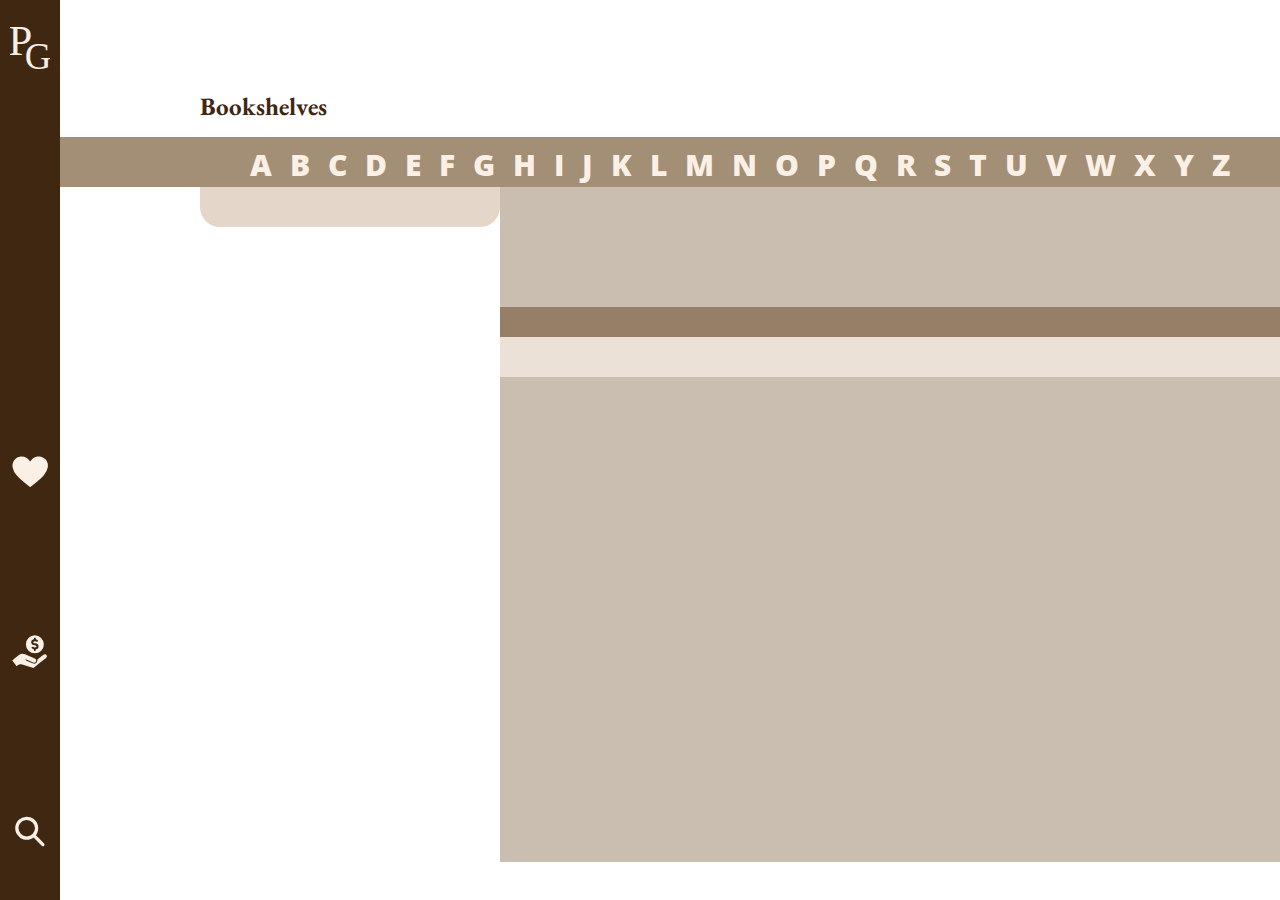
<file: OLD/bookshelves.html>
<html lang="en">
<head>
    <meta charset="UTF-8">
    <meta http-equiv="X-UA-Compatible" content="IE=edge">
    <meta name="viewport" content="width=device-width, initial-scale=1.0">
    <title>Bookshelves</title>
    <link rel="stylesheet" type="text/css" href="style.css">
    <link rel="preconnect" href="https://fonts.googleapis.com">
    <link rel="preconnect" href="https://fonts.gstatic.com" crossorigin>
    <link href="https://fonts.googleapis.com/css2?family=EB+Garamond:ital@0;1&family=Open+Sans:wght@300;400;800&display=swap" rel="stylesheet">
</head>
<body>
    <nav>
        <a href="index.html"><img src="images/logo-icon-linen.svg" class="logo"></a>
        <img src="images/heart-icon-linen.svg" class="heart-icon">
        <img src="images/donate-icon-linen.svg" class="donate-icon">
        <img src ="images/search-icon-linen.svg" class="search-icon">
        <ul class=sidebar>
            <a href="bookshelves.html"><li>Browse Bookshelves</li> </a>
            <li class=" side-li about">About</li><br>
            <h5>Collection Development</h5>
            <h5>Contact Us</h5>
            <h5>History & Philosophy</h5>
            <h5>Permissions & Licence</h5>
            <li class="side-li">FAQ</li> 
            <li class="side-li">Your Favourites</li> 
            <li class="side-li">Donate</li>
        </ul>
        
    </nav>

    <h3>Bookshelves</h2>
    <div class="alpha-bar"></div>
    <div class="letter-highlight"></div>
    <div class="alphabet">
        <span class="letter A">A</span> 
        <span class="letter B">B</span> 
        <span class="letter C">C</span> 
        <span class="letter D">D</span> 
        <span class="letter E">E</span> 
        <span class="letter F">F</span> 
        <span class="letter G">G</span> 
        <span class="letter H">H</span> 
        <span class="letter I">I</span> 
        <span class="letter J">J</span> 
        <span class="letter K">K</span> 
        <span class="letter L">L</span> 
        <span class="letter M">M</span> 
        <span class="letter N">N</span> 
        <span class="letter O">O</span> 
        <span class="letter P">P</span> 
        <span class="letter Q">Q</span> 
        <span class="letter R">R</span> 
        <span class="letter S">S</span> 
        <span class="letter T">T</span> 
        <span class="letter U">U</span> 
        <span class="letter V">V</span> 
        <span class="letter W">W</span> 
        <span class="letter X">X</span> 
        <span class="letter Y">Y</span> 
        <span class="letter Z">Z</span> 

    </div>
    <ul class="dropdown">
        <li>Harper's New Monthly Magazine</li>
        <li>Harper's Young People</li>
        <a href="harvard-classics.html"><li>Harvard Classics</li></a>
        <li>Hinduism</li>
        <li>Historical Fiction</li>
        <li>Horror</li>
        <li>Horticulture</li>
        <li>Humor</li>
    </ul>

    <div class="book-display">
        <div class="shelf-back"></div>
        <div class="shelf-front"></div>

    </div>


    <script src="https://ajax.googleapis.com/ajax/libs/jquery/3.6.0/jquery.min.js"></script>
    <script src="script.js"></script>
</body>
</html>
</file>
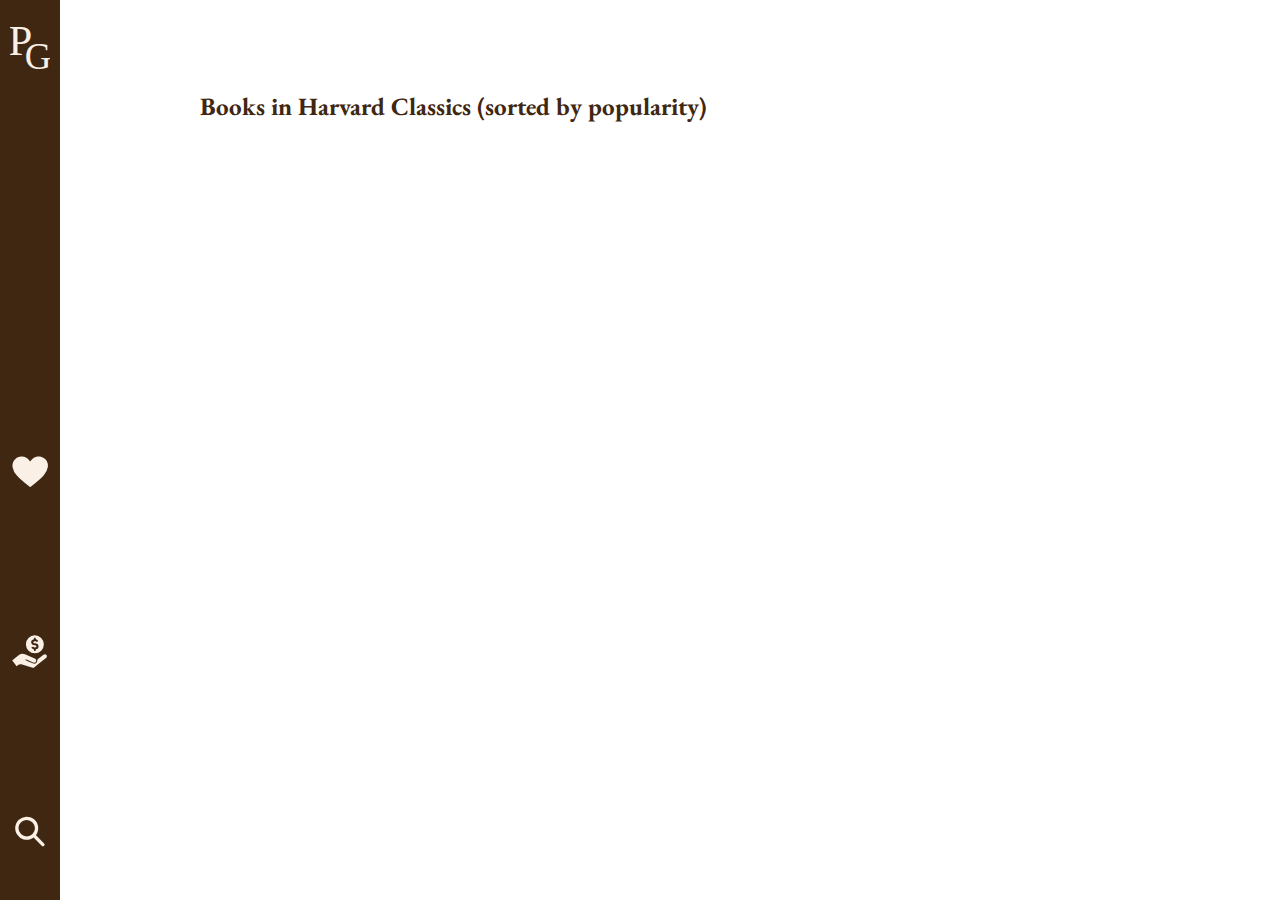
<file: OLD/harvard-classics.html>
<html lang="en">
<head>
    <meta charset="UTF-8">
    <meta http-equiv="X-UA-Compatible" content="IE=edge">
    <meta name="viewport" content="width=device-width, initial-scale=1.0">
    <title>Bookshelves</title>
    <link rel="stylesheet" type="text/css" href="style.css">
    <link rel="preconnect" href="https://fonts.googleapis.com">
    <link rel="preconnect" href="https://fonts.gstatic.com" crossorigin>
    <link href="https://fonts.googleapis.com/css2?family=EB+Garamond:ital@0;1&family=Open+Sans:wght@300;400;800&display=swap" rel="stylesheet">
</head>
<body>
    <nav>
        <a href="index.html"><img src="images/logo-icon-linen.svg" class="logo"></a>
        <img src="images/heart-icon-linen.svg" class="heart-icon">
        <img src="images/donate-icon-linen.svg" class="donate-icon">
        <img src ="images/search-icon-linen.svg" class="search-icon">
        <ul class=sidebar>
            <a href="bookshelves.html"><li>Browse Bookshelves</li> </a>
            <li class=" side-li about">About</li><br>
            <h5>Collection Development</h5>
            <h5>Contact Us</h5>
            <h5>History & Philosophy</h5>
            <h5>Permissions & Licence</h5>
            <li class="side-li">FAQ</li> 
            <li class="side-li">Your Favourites</li> 
            <li class="side-li">Donate</li>
        </ul>
        
    </nav>

    <h3>Books in Harvard Classics (sorted by popularity)</h2>
    




    <script src="https://ajax.googleapis.com/ajax/libs/jquery/3.6.0/jquery.min.js"></script>
    <script src="script.js"></script>
</body>
</html>
</file>
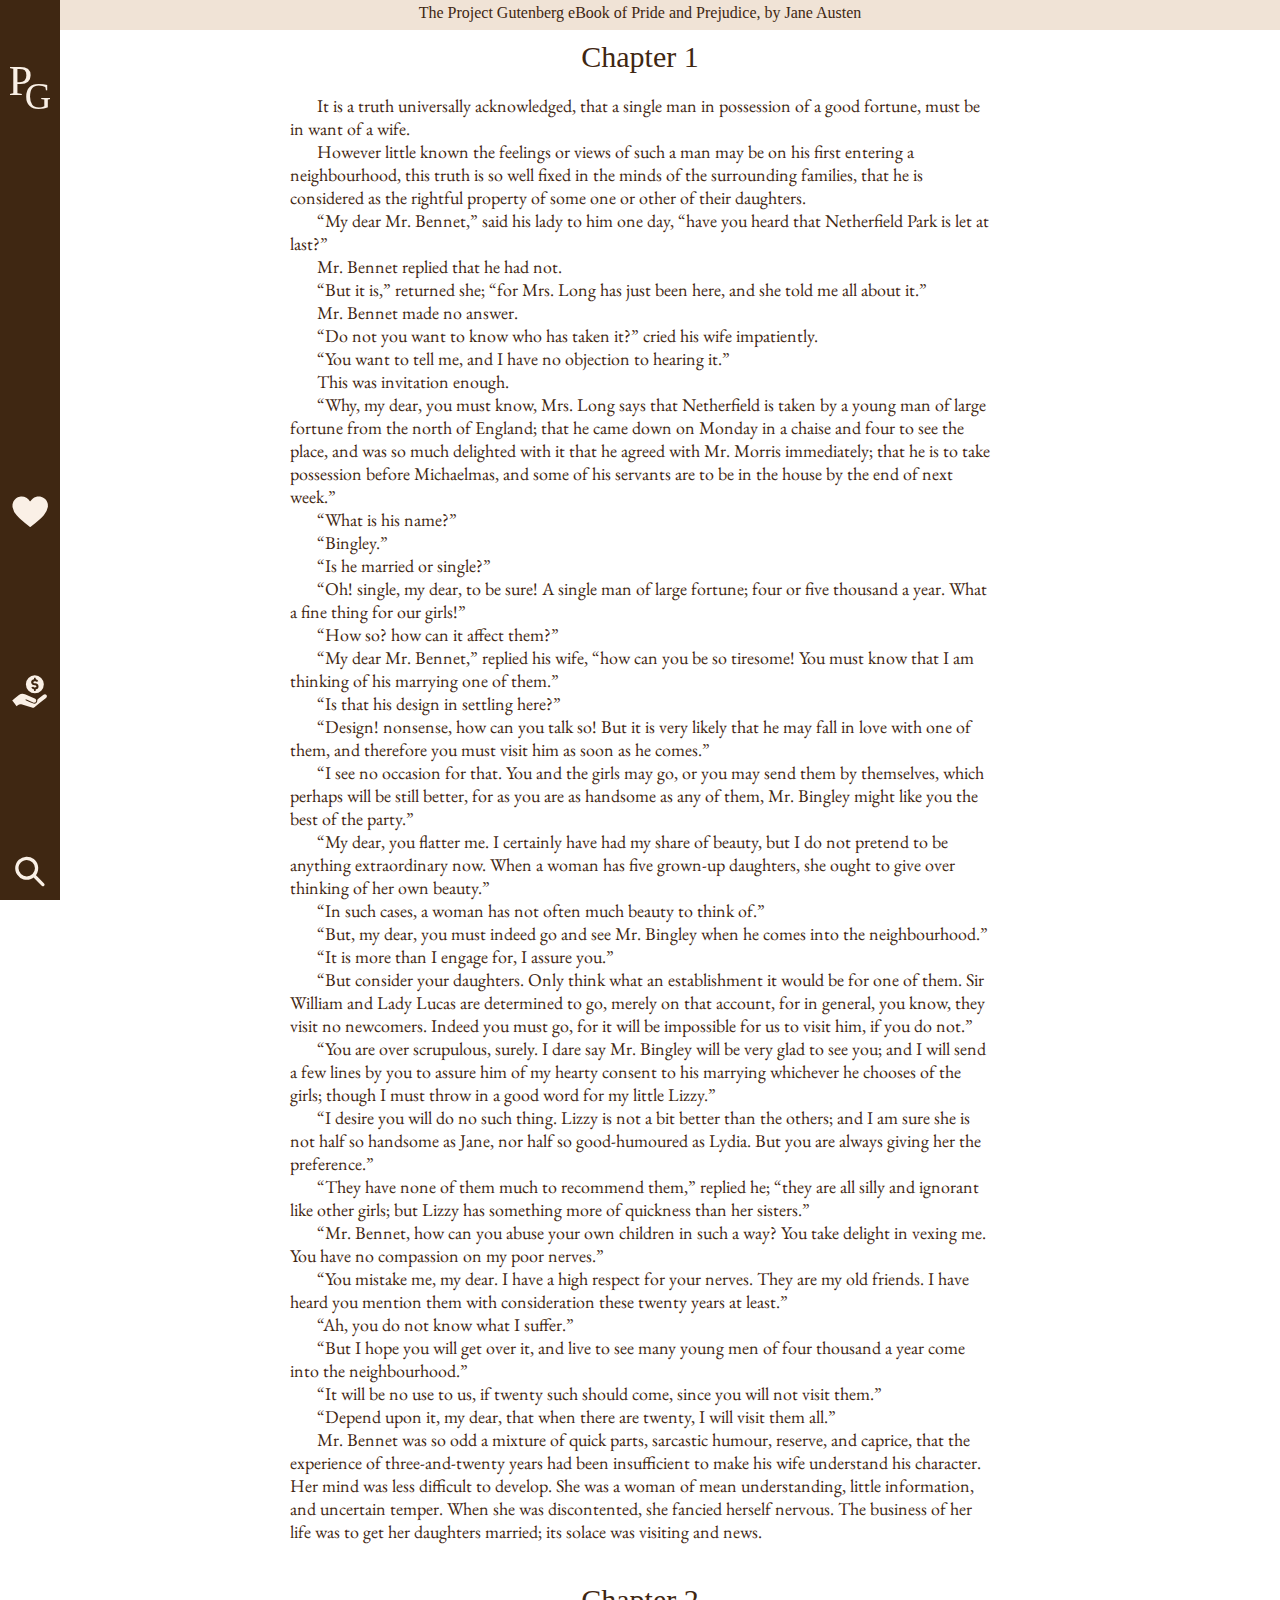
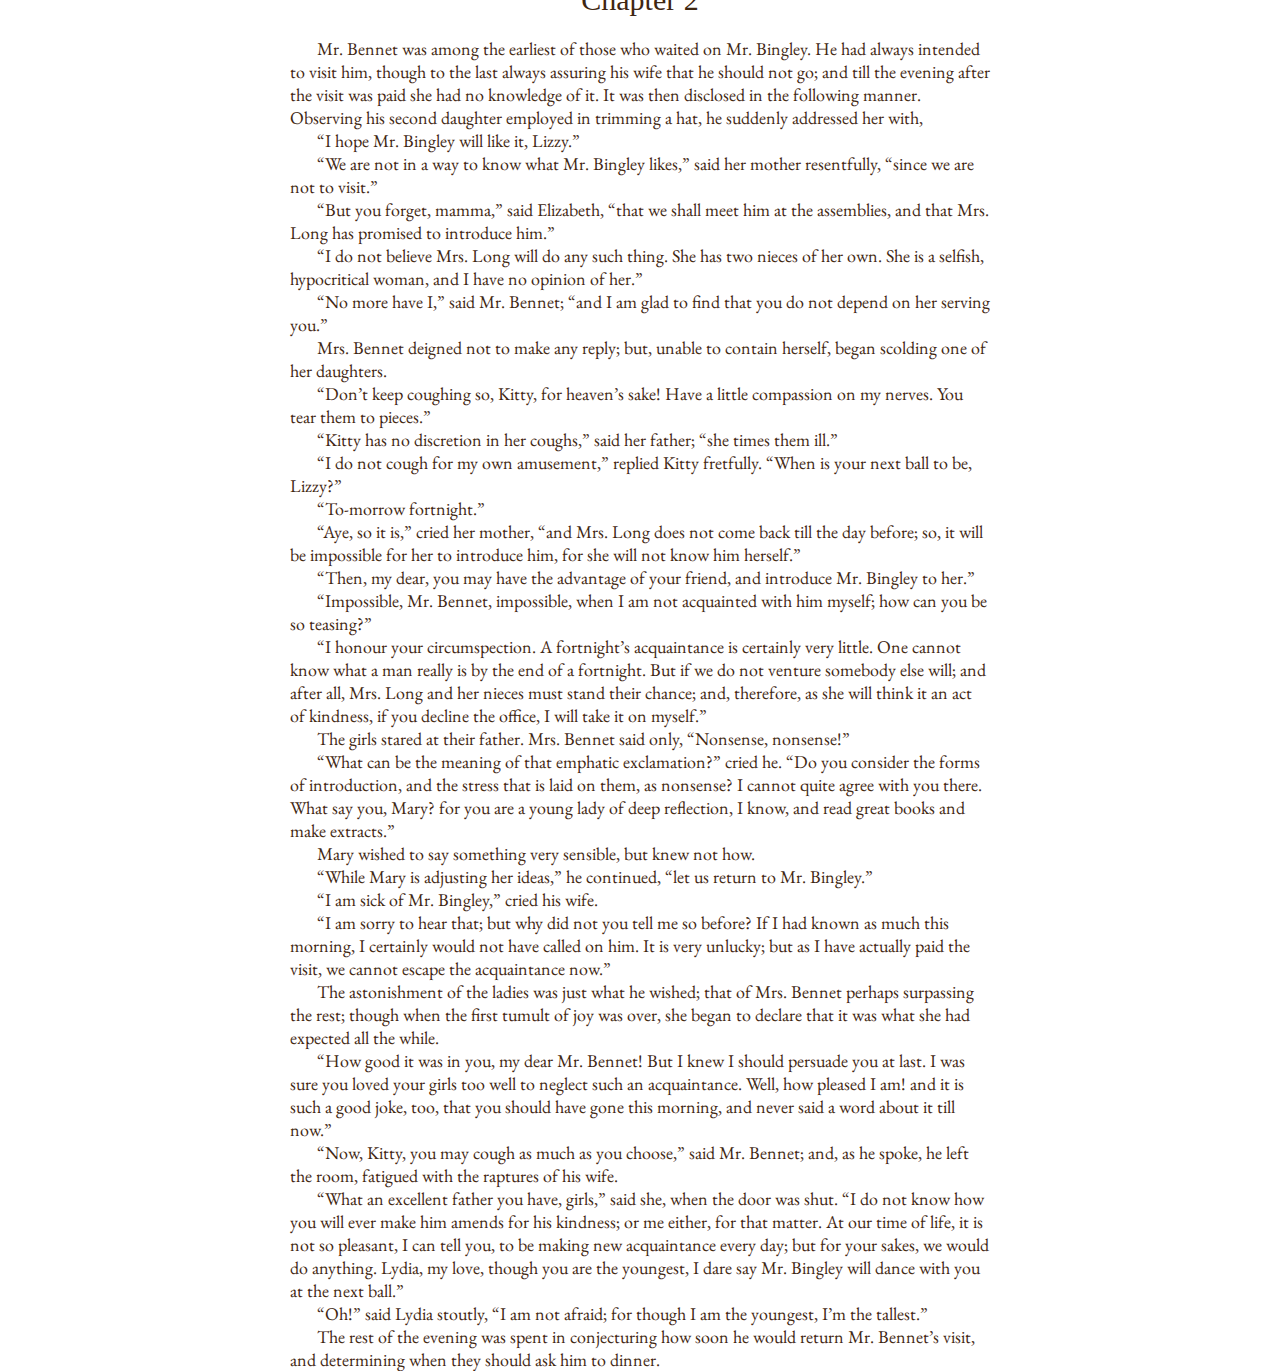
<file: OLD/pride-and-prejudice.html>
<html lang="en">
<head>
    <meta charset="UTF-8">
    <meta http-equiv="X-UA-Compatible" content="IE=edge">
    <meta name="viewport" content="width=device-width, initial-scale=1.0">
    <title>Project Gutenberg Redesign</title>
    <link rel="stylesheet" type="text/css" href="style.css">

    <link rel="preconnect" href="https://fonts.googleapis.com">
    <link rel="preconnect" href="https://fonts.gstatic.com" crossorigin>
    <link href="https://fonts.googleapis.com/css2?family=EB+Garamond:ital@0;1&family=Open+Sans:wght@300;400;800&display=swap" rel="stylesheet">
</head>
<body>
    <nav>
        <a href="index.html"><img src="images/logo-icon-linen.svg" class="logo"></a>
        <img src="images/heart-icon-linen.svg" class="heart-icon">
        <img src="images/donate-icon-linen.svg" class="donate-icon">
        <img src ="images/search-icon-linen.svg" class="search-icon">
        <ul class=sidebar>
            <a href="bookshelves.html"><li>Browse Bookshelves</li> </a>
            <li class=" side-li about">About</li><br>
            <h5>Collection Development</h5>
            <h5>Contact Us</h5>
            <h5>History & Philosophy</h5>
            <h5>Permissions & Licence</h5>
            <li class="side-li">FAQ</li> 
            <li class="side-li">Your Favourites</li> 
            <li class="side-li">Donate</li>
        </ul>
        
    </nav>
    <header class="running-head c1">The Project Gutenberg eBook of Pride and Prejudice, by Jane Austen</header>
        <div class="c2">Chapter 1</div>
    <p>It is a truth universally acknowledged, that a single man in possession of a good fortune, must be in want of a wife.</p>
    <p>However little known the feelings or views of such a man may be on his first entering a neighbourhood, this truth is so well fixed in the minds of the surrounding families, that he is considered as the rightful property of some one or other of their daughters.</p>
    <p>“My dear Mr. Bennet,” said his lady to him one day, “have you heard that Netherfield Park is let at last?”</p>
    <p>Mr. Bennet replied that he had not.</p>
    <p>“But it is,” returned she; “for Mrs. Long has just been here, and she told me all about it.”</p>
    <p>Mr. Bennet made no answer.</p>
    <p>“Do not you want to know who has taken it?” cried his wife impatiently.</p>
    <p>“You want to tell me, and I have no objection to hearing it.”</p>
    <p>This was invitation enough.</p>
    <p>“Why, my dear, you must know, Mrs. Long says that Netherfield is taken by a young man of large fortune from the north of England; that he came down on Monday in a chaise and four to see the place, and was so much delighted with it that he agreed with Mr. Morris immediately; that he is to take possession before Michaelmas, and some of his servants are to be in the house by the end of next week.”</p>
    <p>“What is his name?”</p>
    <p>“Bingley.”</p>
    <p>“Is he married or single?”</p>
    <p>“Oh! single, my dear, to be sure! A single man of large fortune; four or five thousand a year. What a fine thing for our girls!”</p>
    <p>“How so? how can it affect them?”</p> 
    <p>“My dear Mr. Bennet,” replied his wife, “how can you be so tiresome! You must know that I am thinking of his marrying one of them.”</p> 
    <p>“Is that his design in settling here?”</p> 
    <p>“Design! nonsense, how can you talk so! But it is very likely that he may fall in love with one of them, and therefore you must visit him as soon as he comes.”</p>
    <p>“I see no occasion for that. You and the girls may go, or you may send them by themselves, which perhaps will be still better, for as you are as handsome as any of them, Mr. Bingley might like you the best of the party.”</p>
    <p>“My dear, you flatter me. I certainly have had my share of beauty, but I do not pretend to be anything extraordinary now. When a woman has five grown-up daughters, she ought to give over thinking of her own beauty.”</p>  
    <p>“In such cases, a woman has not often much beauty to think of.”</p>  
    <p>“But, my dear, you must indeed go and see Mr. Bingley when he comes into the neighbourhood.”</p>  
    <p>“It is more than I engage for, I assure you.”</p> 
    <p>“But consider your daughters. Only think what an establishment it would be for one of them. Sir William and Lady Lucas are determined to go, merely on that account, for in general, you know, they visit no newcomers. Indeed you must go, for it will be impossible for us to visit him, if you do not.”</p>
    <p>“You are over scrupulous, surely. I dare say Mr. Bingley will be very glad to see you; and I will send a few lines by you to assure him of my hearty consent to his marrying whichever he chooses of the girls; though I must throw in a good word for my little Lizzy.”</p>
    <p>“I desire you will do no such thing. Lizzy is not a bit better than the others; and I am sure she is not half so handsome as Jane, nor half so good-humoured as Lydia. But you are always giving her the preference.”</p>
    <p>“They have none of them much to recommend them,” replied he; “they are all silly and ignorant like other girls; but Lizzy has something more of quickness than her sisters.”</p> 
    <p>“Mr. Bennet, how can you abuse your own children in such a way? You take delight in vexing me. You have no compassion on my poor nerves.”</p> 
    <p>“You mistake me, my dear. I have a high respect for your nerves. They are my old friends. I have heard you mention them with consideration these twenty years at least.”</p> 
    <p>“Ah, you do not know what I suffer.”</p>
    <p>“But I hope you will get over it, and live to see many young men of four thousand a year come into the neighbourhood.”</p>
    <p>“It will be no use to us, if twenty such should come, since you will not visit them.”</p>
    <p>“Depend upon it, my dear, that when there are twenty, I will visit them all.”</p>
    <p>Mr. Bennet was so odd a mixture of quick parts, sarcastic humour, reserve, and caprice, that the experience of three-and-twenty years had been insufficient to make his wife understand his character. Her mind was less difficult to develop. She was a woman of mean understanding, little information, and uncertain temper. When she was discontented, she fancied herself nervous. The business of her life was to get her daughters married; its solace was visiting and news.</p>
    
        <div class="c2">Chapter 2</div>
    <p>Mr. Bennet was among the earliest of those who waited on Mr. Bingley. He had always intended to visit him, though to the last always assuring his wife that he should not go; and till the evening after the visit was paid she had no knowledge of it. It was then disclosed in the following manner. Observing his second daughter employed in trimming a hat, he suddenly addressed her with,</p>
    <p>“I hope Mr. Bingley will like it, Lizzy.”</p>
    <p>“We are not in a way to know what Mr. Bingley likes,” said her mother resentfully, “since we are not to visit.”</p>
    <p>“But you forget, mamma,” said Elizabeth, “that we shall meet him at the assemblies, and that Mrs. Long has promised to introduce him.”</p>
    <p>“I do not believe Mrs. Long will do any such thing. She has two nieces of her own. She is a selfish, hypocritical woman, and I have no opinion of her.”</p>
    <p>“No more have I,” said Mr. Bennet; “and I am glad to find that you do not depend on her serving you.”</p>
    <p>Mrs. Bennet deigned not to make any reply; but, unable to contain herself, began scolding one of her daughters.</p>
    <p>“Don’t keep coughing so, Kitty, for heaven’s sake! Have a little compassion on my nerves. You tear them to pieces.”</p>
    <p>“Kitty has no discretion in her coughs,” said her father; “she times them ill.”</p>
    <p>“I do not cough for my own amusement,” replied Kitty fretfully. “When is your next ball to be, Lizzy?”</p>
    <p>“To-morrow fortnight.”</p>
    <p>“Aye, so it is,” cried her mother, “and Mrs. Long does not come back till the day before; so, it will be impossible for her to introduce him, for she will not know him herself.”</p>
    <p>“Then, my dear, you may have the advantage of your friend, and introduce Mr. Bingley to her.”</p>
    <p>“Impossible, Mr. Bennet, impossible, when I am not acquainted with him myself; how can you be so teasing?”</p>
    <p>“I honour your circumspection. A fortnight’s acquaintance is certainly very little. One cannot know what a man really is by the end of a fortnight. But if we do not venture somebody else will; and after all, Mrs. Long and her nieces must stand their chance; and, therefore, as she will think it an act of kindness, if you decline the office, I will take it on myself.”</p>
    <p>The girls stared at their father. Mrs. Bennet said only, “Nonsense, nonsense!”</p>
    <p>“What can be the meaning of that emphatic exclamation?” cried he. “Do you consider the forms of introduction, and the stress that is laid on them, as nonsense? I cannot quite agree with you there. What say you, Mary? for you are a young lady of deep reflection, I know, and read great books and make extracts.”</p>
    <p>Mary wished to say something very sensible, but knew not how.</p>
    <p>“While Mary is adjusting her ideas,” he continued, “let us return to Mr. Bingley.”</p>
    <p>“I am sick of Mr. Bingley,” cried his wife.</p>
    <p>“I am sorry to hear that; but why did not you tell me so before? If I had known as much this morning, I certainly would not have called on him. It is very unlucky; but as I have actually paid the visit, we cannot escape the acquaintance now.”</p>
    <p>The astonishment of the ladies was just what he wished; that of Mrs. Bennet perhaps surpassing the rest; though when the first tumult of joy was over, she began to declare that it was what she had expected all the while.</p>
    <p>“How good it was in you, my dear Mr. Bennet! But I knew I should persuade you at last. I was sure you loved your girls too well to neglect such an acquaintance. Well, how pleased I am! and it is such a good joke, too, that you should have gone this morning, and never said a word about it till now.”</p>
    <p>“Now, Kitty, you may cough as much as you choose,” said Mr. Bennet; and, as he spoke, he left the room, fatigued with the raptures of his wife.</p>
    <p>“What an excellent father you have, girls,” said she, when the door was shut. “I do not know how you will ever make him amends for his kindness; or me either, for that matter. At our time of life, it is not so pleasant, I can tell you, to be making new acquaintance every day; but for your sakes, we would do anything. Lydia, my love, though you are the youngest, I dare say Mr. Bingley will dance with you at the next ball.”</p>
    <p>“Oh!” said Lydia stoutly, “I am not afraid; for though I am the youngest, I’m the tallest.”</p>
    <p>The rest of the evening was spent in conjecturing how soon he would return Mr. Bennet’s visit, and determining when they should ask him to dinner.</p>

    <script src="https://ajax.googleapis.com/ajax/libs/jquery/3.6.0/jquery.min.js"></script>
    <script src="script.js"></script>
</body>
</html>
</file>
<file: style.css>
/* dark desaturated brown #423024 */

/* Q's for Ali 
- how to align page marker to 5 column grid while maintaining position fixed?
    make container around element, calc 50vw - 600
- how to vertically align nav bar list
    use display flex align items center
- how to manage widows in css?
    you dont

    get rid of icons
    add logo wordmark
    add line height


*/



:root {
    --mainCol:#3d3434;
}
* {
    margin: 0;
    padding: 0;
    box-sizing: content-box;
    font-family: 'Libre Baskerville', 'baskerville', serif;
    color: var(--mainCol);
}

.page-marker {
    position: absolute;
    top: -50px;
    width: 35px;
    height: auto;
    transition: top 0.3s ease-in-out; 
}
.marker-container {
    position: fixed;
    height: 100px;
    width: 100%;
    top: 0;
    max-width: 1200px;
    left: 50%;
    transform: translateX(-50%);
    transition: top 0.3s ease-in-out; 


}
.page-marker:hover{
    top: -40px;
}
.nav-bar.active .marker-container {
    top: 100px;
}
.nav-bar {
    position: fixed;
    top: 0;
    background-color: var(--mainCol);
    height: 0px;
    width: 100vw;
    overflow: hidden;
    transition: top 0.3s ease-in-out, height 0.3s ease-in-out;
    z-index: 100;
    border-bottom: 1px solid white;
    
}
.nav-bar.active {
    position: fixed;
    background-color: var(--mainCol);
    height: 100px;
    overflow:visible;
}
.nav-grid-wrap {
    position: relative;
    /* background-color: tomato; */
    margin: auto;
    max-width: 1200px;
    height: 100px;
    text-align: center;
    z-index: 10;
    /* display: inline;
    text-align: center; */




}
#nav-list {
    list-style-type: none;
    display: flex;
    height: 100%;
    position: absolute;
    right: calc(50vw - 600px);
    letter-spacing: 0.1em;
}
#nav-list li {
    color: white;
    display: flex;
    align-items: center;
    padding: 2em;
    font-size: 12px;
    transition: letter-spacing 0.3s ease-in-out;
    cursor: pointer;

}
#nav-list li:hover {
    border-left: 1px solid white;
    border-right: 1px solid white;
}
#logo {
    position: absolute;
    font-size: 18px;
    color: white;
    left: calc(50vw - 600px);
    height: 100%;
    display: flex;
    align-items: center;
    font-style: italic;
    transition: letter-spacing 0.3s ease-in-out;
}

#logo:hover {
    letter-spacing: 1.5;
}
#about-content {
    display: none;
    position: absolute;
    top: 100px;
    left: 140px;
    background-color: var(--mainCol);

}
#about-content.active {
    display: block;

}
#about-content li{
    padding: 15px 10px;
    font-size: 10px;
}
#about-content li:hover {
    border-top: 1px solid white;
    border-bottom: 1px solid white;
}

.search-field {
    width: 0;
    height: 100%;
    display: flex;
    align-items: center;
    transition: width 0.3s ease-in-out;
    /* display: none; */
    background-color: transparent;
    border: none;
    color: white;
    padding-left: 15px;
    /* text-decoration: underline; */
}
.search-field.active {
    display: inherit;
    width: 200px;
    transition: width 0.3s ease-in-out;
}
.search-icon {
    height: 20px;
    width: auto;
}

.grid-wrapper {
    /* padding-top: 20vh; */
    max-width: 1200px;
    min-height: 100px;
    margin: auto;
    /* border: 2px solid red; */
    display: grid;
    grid-template-columns: repeat(5, 1fr);
    column-gap: 20px;
}

.main-text {
    text-align: center;
    grid-column-start: 2;
    grid-column-end: 5;
    padding-top: 50vh;
    transform: translateY(-25%);

}
.long-reading {
    text-align: left;
    grid-column-start: 2;
    grid-column-end: 5;
    text-indent: 2em;
    margin-top: 3vh;
}
.long-reading p {
    padding-bottom: 0;
    line-height: 1.7;
}

h1 {
    font-weight: 700;
    font-size: 30px;
    padding-bottom: 10px;
}
h2 {
    font-weight: 400;
    font-size: 20px;
    font-style: italic;
    padding-bottom: 30px;

}
p {
    text-align: left;
    font-size: 15px;
    line-height: 1.4;
    padding-bottom: 1em;
}
.sticky{
    position: sticky;
    top: 0;
    font-size: 12px;
    width: 100%;
    padding: 10px;
    background-color: white;
    padding-top: 3vh;
    padding-bottom: 5vh;
    text-indent: 0;
    margin-top: 30px;

}

h3.chapter{
    font-size: 12px;
    position: absolute;
    font-weight: 400;
    text-transform: uppercase;
    letter-spacing: 0.5em;

}
h3.title{
    position: absolute;
    font-weight: 400;
    right: 0;
    margin-right: 20px;
    font-style: italic;
}
/* .author-container {
    grid-column-start: 6;
    display: grid;

} */
.author {
    /* display: grid; */
    position: fixed;
    font-weight: 400;
    font-size: 12px;
    text-transform: uppercase;
    letter-spacing: 0.5em;

    bottom: 25vh;
    left: calc(100vw - 20px);
    transform-origin: 0% 0%;
    transform: rotate(90deg);
    white-space: nowrap;
}
button {
    background-color: var(--mainCol);
    color: white;
    border-radius: 10px;
    border: none;
    padding: 10px 20px;
    margin-right: 30px;
    margin-top: 2em;
    transition: 0.3s;
}
button:hover {
    transform: scale(1.05);
    opacity: 90%;
}
a li {
    height: 50%;
}

.subhead {
    grid-column-start: 2;
    margin-top: 100px;
    text-align: right;
}
.shelf-list {
    /* border: 2px solid #423024; */
    border-radius: 5px;
    padding: 10px;
    grid-column-start: 1;
    grid-column-end: 3;
    height: 75vh;
    margin-bottom: 20px;
    overflow-y: scroll;
    /* background-color: #423024; */
      
}
.letter {
    font-size: 20px;
    padding-left: 20px;
    padding-bottom: 0;
    text-transform: lowercase;
    cursor: pointer;
    color: var(--mainCol);
}
.letter.active {
    /* font-style: italic; */
    text-transform: uppercase;
}
.list {
    /* grid-column-start: 2; */
    font-size: 12px;
    line-height: 2;
    margin-left: 60px;
    margin-right: 2vw;
    padding: 5px 20px;
    list-style: none;
    background-color: white;
    border-top: 1px solid var(--mainCol);
    border-bottom: 1px solid var(--mainCol);
    /* border-radius: 5px; */
    display: none;
    cursor: pointer;
}

.category.active {
    font-weight: bold;
    text-transform: uppercase;
}
h4, h5{
    font-size: 10px;
    font-weight: 400;
    text-decoration: none;
    text-align: center;
}
h4 {
    padding-top: 5px;
    padding-bottom: 3px;
    font-size: 12px;
    line-height: 1.3;

}
.books-container a {
    text-decoration: none;
    text-align: center;
    justify-self: center;
}

.books-container{
    grid-column-start: 3;
    grid-column-end: 6;
    /* height: 75vh; */
    /* overflow-y: scroll; */
    overflow-y: hidden;
    overflow-x: hidden;


    display: grid;
    grid-template-columns: repeat(5, 1fr);
    column-gap: 15px;    
    row-gap: 25px;    
    /* display: none; */

}
.book, .book-wrap{
    height: 180px;
    /* border: 1px solid red; */
    justify-self: center;
}
.book-wrap {
    height: 245px;
}
.book-wrap.hidden {
    display: none;
}
.book {
    width: 100%;
    height: auto;
}



@media (max-width: 1200px){
    #logo {
        left: 0;
        transform: translateX(0);
    }
    #nav-list {
        right: 0;

    }
    /* .author {
        right: 0;
    } */
    .books-container {
        grid-template-columns: repeat(3, 1fr);
        column-gap: auto;    

    }
    .book-wrap {
        max-width: 150px;
        height: auto;
    }
    .book {
        height: auto;
        width: 100%;
    }
    .long-reading p {
        text-indent: clamp(1em, 3.5vw, 2.3em);
        line-height: clamp(1.4em, 3.5vw, 1.8em);
        font-size: 14px;
    }

}
@media (max-width: 600px){
    .grid-wrapper {
        display: grid;
        grid-template-columns: repeat(7, 1fr);
        
    }
    .long-reading {
        font-size: 13px;
        grid-column-start: 2;
        grid-column-end: 7;
    }
    .books-container {
        grid-template-columns: repeat(2, 1fr);
        column-gap: auto;    

    }
    .book-wrap {
        max-width: 120px;
        height: auto;
    }
    .book {
        height: auto;
        width: 100%;
    }
}
</file>
<file: OLD/style.css>
* {
    margin: 0;
    padding: 0;
    box-sizing: border-box;
    color: #3f2712;
    ;

}
body {
    background-color: white;
}
nav {
    position: fixed;
    width: 60px;
    z-index: 200;

}
.sidebar {
    position: fixed;
    height: 100vh;
    width: 60px;
    background-color: #3f2712;
    z-index: 5;
    left: 0;
    top: 0;
    transition: width 1.5s;
    overflow: hidden;
    list-style: none;
    padding-top: 5vh;
}
.active {
    position: fixed;
    height: 100vh;
    width: 30vw;
    background-color: #3f2712;
    z-index: -1;
    left: 0;
    top: 0;
}
img {
    position: absolute;
    z-index: 10;
}

.logo {
    left: 50%;
    transform: translateX(-50%);
    top: 3vh;
    width: 40px;
    height: auto;

}

.heart-icon {
    left: 50%;
    transform: translateX(-50%);
    top: 50vh;

    width: 40px;

}

.search-icon {
    left: 50%;
    transform: translateX(-50%);
    top: 90vh;

    width: 40px;

}
.donate-icon {
    left: 50%;
    transform: translateX(-50%);
    top: 70vh;

    width: 40px;
}
/* main {
    margin-left: 7vw;
    position: absolute;
    margin-left: auto;
    margin-right: auto;
    align-content: center;
} */
h1, h2, h3, h4, .side-li, li {
    font-family: 'EB Garamond', serif;
    text-align: center;

}
h1 {
    padding-top: 15vh;
    font-size: 45px;
}
h2 {
    font-style: italic;
    margin-top: 20px;
    margin-bottom: 20px;
}
h3 {
    font-size: 25px;
    padding-top: 10vh;
    margin-left: 200px;
    text-align: left;
    margin-bottom: 15px;
}
h4 {
    color: linen;
    font-size: 25px;
    margin-left: 10vw;
    width: max-content;
    top: 20px;
}
h5 {
    color: linen;
    font-family: 'Open Sans', sans-serif;
    font-size: 14px;
    margin-left: 8vw;
    margin-top: 10px;
    font-weight: 300;
    width: max-content;

}
h5:hover {
    opacity: 60%;
}
h6 {
    font-family: 'Open Sans', sans-serif;
    max-width: 650px;
    margin-top: 40px;
    margin-bottom: 1.2em;
    margin-left: 50%;
    transform: translateX(-50%);
    font-weight: normal;
    font-size: 16px;
}

.side-li {
    position: relative;
    color: linen;
    font-size: 25px;
    margin-left: 7vw;
    width: max-content;
    margin-top: 30px;
}
.side-li:hover {
    opacity: 60%;
}
button {
    margin-top: 30px;
    border-color: #3f271286;
    background-color: rgba(212, 191, 167, 0.404);
    border-radius: 10px;
    font-family: 'EB Garamond', serif;
    font-size: 18px;
    padding: 10px 20px;
}
button:hover {
    background-color: rgba(212, 191, 167, 0.781);

}
.button-1 {
    margin-left: 30vw;
    margin-right: 25px;
    width: 200px;

}
.alpha-bar {
    width: 100vw;
    height: 50px;
    background-color: rgb(163, 142, 118);
}
.alphabet {
    position: absolute;
    color: linen;
    left: 250px;
    margin-top: -43px;
    font-family: 'Open Sans', sans-serif;
    font-weight: 800;
    font-size: 30px;
    letter-spacing: 5px;
    z-index: 100;


}
.letter {
    color: linen;
    cursor: pointer;
}
.letter-highlight {
    display: none;
    width: 40px;
    height: 50px;
    border-radius: 10px;
    background-color: #3f271286;
    position: absolute;
    z-index: 5;
    margin-left: 245px;
    margin-top: -50px;

}
.dropdown {
    display: block;
    background-color: #e4d7ca;
    width: 300px;
    height: 0;
    border-radius: 0px 0px 20px 20px;
    position: absolute;
    padding-top: 40px;

    margin-left: 200px;
    transition: height 1s;
    overflow: hidden;
}
li {
    color: #3f2712;
    margin-left: 50px;
    text-align: left;
    line-height: 25px;

}
li:hover {
    opacity: 60%;
}
p {
    font-family: 'EB Garamond', serif;
    font-size: 18px;
    max-width: 700px;
    margin-top: 0;
    margin-bottom: 0.5em;
    margin: auto;
    transform: translateX(0);
    text-indent: 1.5em;
}
.c1 {
    text-align: center;
    padding-top: 30px;
}
.c2 {
    text-align: center;
    font-size: 30px;
    margin-top: 40px;
    margin-bottom: 20px;

}
.running-head {
    background-color: rgb(240, 227, 214);
    opacity: 100%;
    width: 100%;
    height: 30px;
    padding: 4px;
    position: fixed;
    top: 0;
    margin: auto;
    z-index: 10;

}
.book-display {
    position: relative;
    background-color: rgba(163, 142, 118, 0.575);
    width: auto;
    height: 75vh;
    right: 0;
    /* overflow: scroll; */
    margin-left: 500px;
    margin-top: 0;
}
.shelf-back {
    position: absolute;
    width: 100%;
    height: 30px;
    background-color: rgb(150, 127, 102);
    margin-top: 120px;
}
.shelf-front {
    position: absolute;
    width: 100%;
    margin-top: 150px;
    height: 40px;
    background-color: rgba(250, 240, 230, 0.699);

}
</file>
